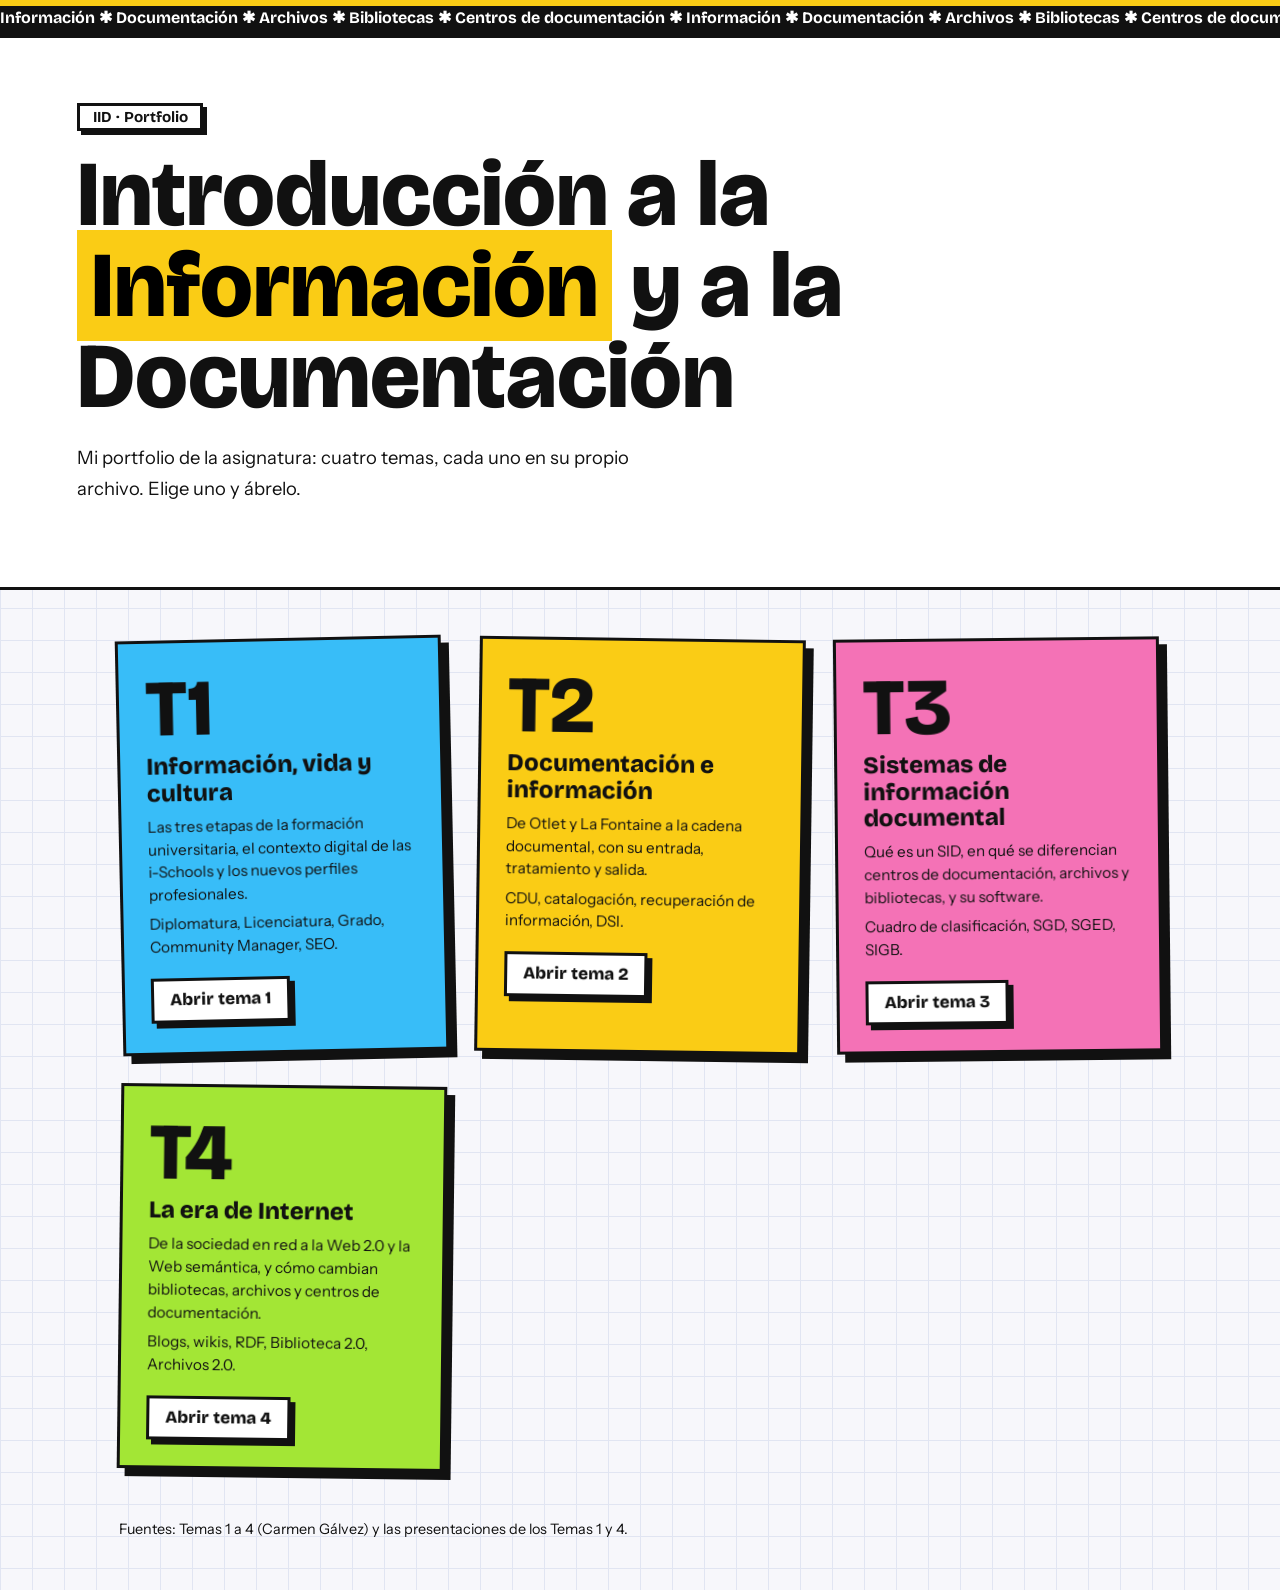
<file: index.html>
<!doctype html><html lang="es"><head><meta charset="utf-8"><meta name="viewport" content="width=device-width,initial-scale=1"><link rel="preconnect" href="https://fonts.googleapis.com"><link href="https://fonts.googleapis.com/css2?family=Bricolage+Grotesque:wght@700;800&family=Instrument+Sans:wght@400;500;600&display=swap" rel="stylesheet"><style>
:root{--ink:#111;--c:#38BDF8;--soft:color-mix(in srgb,var(--c) 22%,#fff)}
*{box-sizing:border-box}
html{scroll-behavior:smooth;scroll-padding-top:1rem}
body{margin:0;color:var(--ink);font:17px/1.7 "Instrument Sans",system-ui,sans-serif;background-color:#F7F7FB;background-image:linear-gradient(#e1e5f2 1px,transparent 1px),linear-gradient(90deg,#e1e5f2 1px,transparent 1px);background-size:32px 32px}
h1,h2,h3,.sticker,.btn,.indice a,.cab{font-family:"Bricolage Grotesque","Arial Black",system-ui,sans-serif}
a{color:inherit}
:focus-visible{outline:4px solid var(--ink);outline-offset:3px}
.cab{display:flex;justify-content:space-between;padding:.8rem clamp(1rem,4vw,3rem);background:#fff;border-bottom:3px solid var(--ink);font-weight:700}
.cab a{text-decoration:none}.cab a:hover{background:var(--c)}
.marquee{overflow:hidden;background:var(--ink);color:#fff;border-bottom:3px solid var(--ink);white-space:nowrap}
.marquee div{display:inline-block;padding:.5rem 0;font:700 1rem "Bricolage Grotesque",sans-serif;animation:corre 28s linear infinite}
.marquee:hover div{animation-play-state:paused}
.portada{background:var(--c);border-bottom:3px solid var(--ink);padding:3.5rem clamp(1rem,6vw,5rem) 4rem;position:relative;overflow:hidden}
.portada h1{font-size:clamp(2.4rem,8vw,5.5rem);line-height:.98;font-weight:800;margin:0;max-width:14ch;animation:pop .6s cubic-bezier(.2,1.4,.4,1) both}
.sticker{position:absolute;right:clamp(1rem,6vw,5rem);top:2rem;width:7.5rem;height:7.5rem;border-radius:50%;background:#fff;border:3px solid var(--ink);box-shadow:6px 6px 0 var(--ink);display:grid;place-items:center;font-size:2.6rem;font-weight:800;animation:wiggle 3s ease-in-out infinite}
.tag{display:inline-block;background:#fff;border:3px solid var(--ink);box-shadow:4px 4px 0 var(--ink);padding:.1rem .8rem;font:700 .95rem "Bricolage Grotesque",sans-serif;margin-bottom:1.2rem}
main{max-width:860px;margin:0 auto;padding:2.5rem 1.2rem 1rem}
.indice{margin-bottom:3.5rem}
.indice h2{margin-top:0}
.indice nav{display:grid;grid-template-columns:repeat(auto-fit,minmax(230px,1fr));gap:1rem}
.indice a{display:flex;justify-content:space-between;gap:1rem;background:#fff;border:3px solid var(--ink);padding:.75rem 1rem;font-weight:700;text-decoration:none;box-shadow:5px 5px 0 var(--ink);transition:transform .15s,box-shadow .15s,background .15s}
.indice a:hover{background:var(--c);transform:translate(-3px,-3px);box-shadow:8px 8px 0 var(--ink)}
.indice a:active{transform:translate(4px,4px);box-shadow:1px 1px 0 var(--ink)}
.indice a span{display:inline-block;transition:transform .2s}.indice a:hover span{transform:translateY(4px)}
article section{margin-bottom:3.5rem;scroll-margin-top:1rem}
h2{font-size:clamp(1.6rem,4vw,2.2rem);line-height:1.1;font-weight:800;margin:0 0 1.2rem}
h2 b,h2{background:linear-gradient(transparent 60%,var(--c) 60%);display:inline;padding:0 .2em;margin-left:-.2em;-webkit-box-decoration-break:clone;box-decoration-break:clone}
article h2{display:inline}article h2+*{margin-top:1.2rem}
section>h2{display:inline-block}
h3{font-size:1.15rem;font-weight:800;margin:1.6rem 0 .4rem}
.nota{background:var(--soft);border:3px solid var(--ink);box-shadow:6px 6px 0 var(--ink);padding:1rem 1.3rem;margin:1.5rem 0 1.5rem}
.etapas{list-style:none;padding:0;margin:1.5rem 0;display:grid;gap:1rem}
.etapas li{background:#fff;border:3px solid var(--ink);box-shadow:6px 6px 0 var(--ink);padding:.9rem 1.2rem .9rem 3.2rem;position:relative;transition:transform .15s}
.etapas li:hover{transform:translate(-3px,-3px) rotate(-.4deg)}
.etapas li::before{content:"✱";position:absolute;left:.8rem;top:.6rem;font-size:1.6rem;color:var(--ink);background:var(--c);width:1.8rem;height:1.8rem;line-height:1.8rem;text-align:center;border:2px solid var(--ink);animation:gira 6s linear infinite}
.etapas b{font-family:"Bricolage Grotesque",sans-serif}
.chips{display:flex;flex-wrap:wrap;gap:.6rem;padding:0;list-style:none}
.chips li{background:#fff;border:2px solid var(--ink);padding:.1rem .8rem;font-weight:600;font-size:.92rem;box-shadow:3px 3px 0 var(--ink);transition:transform .15s,background .15s}
.chips li:hover{background:var(--c);transform:translate(-2px,-2px) rotate(-2deg)}
.tabla{overflow-x:auto;border:3px solid var(--ink);box-shadow:6px 6px 0 var(--ink);background:#fff;margin:1.2rem 0}
table{border-collapse:collapse;width:100%;font-size:.93rem;line-height:1.5}
th,td{padding:.65rem .85rem;text-align:left;vertical-align:top;border:2px solid var(--ink)}
th{background:var(--c);font-family:"Bricolage Grotesque",sans-serif;font-weight:800}
tr:hover td{background:var(--soft)}
.flow{display:grid;grid-template-columns:repeat(3,1fr);gap:2.6rem;margin:1.6rem 0}
.flow>div{background:#fff;border:3px solid var(--ink);box-shadow:6px 6px 0 var(--ink);padding:.9rem 1rem;position:relative;font-size:.92rem;line-height:1.5}
.flow>div:not(:last-child)::after{content:"➜";position:absolute;right:-2.1rem;top:50%;font-size:1.6rem;font-weight:800;animation:empuja 1s ease-in-out infinite}
.flow h3{margin:-.9rem -1rem .6rem;padding:.4rem 1rem;background:var(--c);border-bottom:3px solid var(--ink)}
.flow ul{margin:0;padding-left:1.1rem}
.arbol div{background:#fff;border:3px solid var(--ink);box-shadow:4px 4px 0 var(--ink);padding:.4rem 1rem;margin:.7rem 0;font:700 1rem "Bricolage Grotesque",sans-serif;width:fit-content;transition:transform .15s}
.arbol div:hover{background:var(--c);transform:translateX(8px)}
.pie{display:flex;justify-content:space-between;gap:1rem;max-width:860px;margin:0 auto;padding:1rem 1.2rem 5rem}
.btn{background:var(--c);border:3px solid var(--ink);box-shadow:5px 5px 0 var(--ink);padding:.6rem 1.3rem;font-weight:800;text-decoration:none;transition:transform .15s,box-shadow .15s}
.btn:hover{transform:translate(-3px,-3px);box-shadow:8px 8px 0 var(--ink)}
.btn:active{transform:translate(4px,4px);box-shadow:1px 1px 0 var(--ink)}
.subir{position:fixed;right:1rem;bottom:1rem;z-index:20;background:#fff}
.hero{background:#fff;border-bottom:3px solid var(--ink);padding:4rem clamp(1rem,6vw,5rem) 4rem}
.hero h1{font-size:clamp(2.4rem,8vw,5.8rem);line-height:.98;font-weight:800;max-width:14ch;margin:0 0 1.2rem;animation:pop .6s cubic-bezier(.2,1.4,.4,1) both}
.hero p{max-width:50ch;font-size:1.15rem}
.hero mark{background:#FACC15;padding:0 .15em}
.cajon{max-width:1080px;margin:0 auto;padding:3rem 1.2rem;display:grid;grid-template-columns:repeat(auto-fit,minmax(270px,1fr));gap:2rem}
.carpeta{display:block;background:var(--c);border:3px solid var(--ink);box-shadow:8px 8px 0 var(--ink);padding:1.6rem;text-decoration:none;position:relative;min-height:300px;transition:transform .2s,box-shadow .2s;animation:pop .6s cubic-bezier(.2,1.4,.4,1) both}
.carpeta:nth-child(1){transform:rotate(-1.2deg);animation-delay:.2s}.carpeta:nth-child(2){transform:rotate(.8deg);animation-delay:.35s}.carpeta:nth-child(3){transform:rotate(-.6deg);animation-delay:.5s}
.carpeta:nth-child(4){transform:rotate(.7deg);animation-delay:.65s}.carpeta:hover{transform:translate(-6px,-6px) rotate(0);box-shadow:14px 14px 0 var(--ink)}
.carpeta .n{font:800 5rem/1 "Bricolage Grotesque",sans-serif;display:block}
.carpeta h2{background:none;display:block;font-size:1.5rem;margin:.3rem 0 .6rem;padding:0}
.carpeta p{margin:.4rem 0;font-size:.95rem;line-height:1.5}
.carpeta .btn{display:inline-block;background:#fff;margin-top:.8rem;padding:.3rem 1rem}
.fuentes{max-width:1080px;margin:0 auto;padding:0 1.2rem 3rem;font-size:.9rem}
@keyframes corre{to{transform:translateX(-50%)}}
@keyframes pop{from{opacity:0;scale:.85}to{opacity:1;scale:1}}
@keyframes wiggle{50%{rotate:10deg}}
@keyframes gira{to{rotate:360deg}}
@keyframes empuja{50%{transform:translateX(7px)}}
@supports (animation-timeline:view()){
article section{animation:rev linear both;animation-timeline:view();animation-range:entry 0% entry 30%}
@keyframes rev{from{opacity:0;transform:translateY(50px)}to{opacity:1;transform:none}}
.prog{position:fixed;top:0;left:0;right:0;height:8px;background:var(--c);border-bottom:2px solid var(--ink);transform-origin:0 50%;z-index:30;animation:prog linear both;animation-timeline:scroll()}
@keyframes prog{from{transform:scaleX(0)}to{transform:scaleX(1)}}}
@media(max-width:800px){.flow{grid-template-columns:1fr}.flow>div:not(:last-child)::after{content:"⬇";right:50%;top:auto;bottom:-2.3rem}.sticker{width:4.5rem;height:4.5rem;font-size:1.6rem}}
@media(prefers-reduced-motion:reduce){*,*::before,*::after{animation:none!important;transition:none!important}}
</style><title>Portfolio · Introducción a la Información y a la Documentación</title></head><body style="--c:#FACC15"><div class="prog"></div>
<div class="marquee" aria-hidden="true"><div>Información ✱ Documentación ✱ Archivos ✱ Bibliotecas ✱ Centros de documentación ✱ Información ✱ Documentación ✱ Archivos ✱ Bibliotecas ✱ Centros de documentación ✱ Información ✱ Documentación ✱ Archivos ✱ Bibliotecas ✱ Centros de documentación ✱ Información ✱ Documentación ✱ Archivos ✱ Bibliotecas ✱ Centros de documentación ✱ Información ✱ Documentación ✱ Archivos ✱ Bibliotecas ✱ Centros de documentación ✱ Información ✱ Documentación ✱ Archivos ✱ Bibliotecas ✱ Centros de documentación ✱ </div></div>
<header class="hero"><span class="tag">IID · Portfolio</span><h1>Introducción a la <mark>Información</mark> y a la Documentación</h1><p>Mi portfolio de la asignatura: cuatro temas, cada uno en su propio archivo. Elige uno y ábrelo.</p></header>
<main class="cajon" style="max-width:1080px"><a class="carpeta" href="tema1.html" style="--c:#38BDF8"><span class="n">T1</span><h2>Información, vida y cultura</h2><p>Las tres etapas de la formación universitaria, el contexto digital de las i-Schools y los nuevos perfiles profesionales.</p><p>Diplomatura, Licenciatura, Grado, Community Manager, SEO.</p><span class="btn">Abrir tema 1</span></a><a class="carpeta" href="tema2.html" style="--c:#FACC15"><span class="n">T2</span><h2>Documentación e información</h2><p>De Otlet y La Fontaine a la cadena documental, con su entrada, tratamiento y salida.</p><p>CDU, catalogación, recuperación de información, DSI.</p><span class="btn">Abrir tema 2</span></a><a class="carpeta" href="tema3.html" style="--c:#F472B6"><span class="n">T3</span><h2>Sistemas de información documental</h2><p>Qué es un SID, en qué se diferencian centros de documentación, archivos y bibliotecas, y su software.</p><p>Cuadro de clasificación, SGD, SGED, SIGB.</p><span class="btn">Abrir tema 3</span></a><a class="carpeta" href="tema4.html" style="--c:#A3E635"><span class="n">T4</span><h2>La era de Internet</h2><p>De la sociedad en red a la Web 2.0 y la Web semántica, y cómo cambian bibliotecas, archivos y centros de documentación.</p><p>Blogs, wikis, RDF, Biblioteca 2.0, Archivos 2.0.</p><span class="btn">Abrir tema 4</span></a></main>
<footer class="fuentes">Fuentes: Temas 1 a 4 (Carmen Gálvez) y las presentaciones de los Temas 1 y 4.</footer></body></html>
</file>
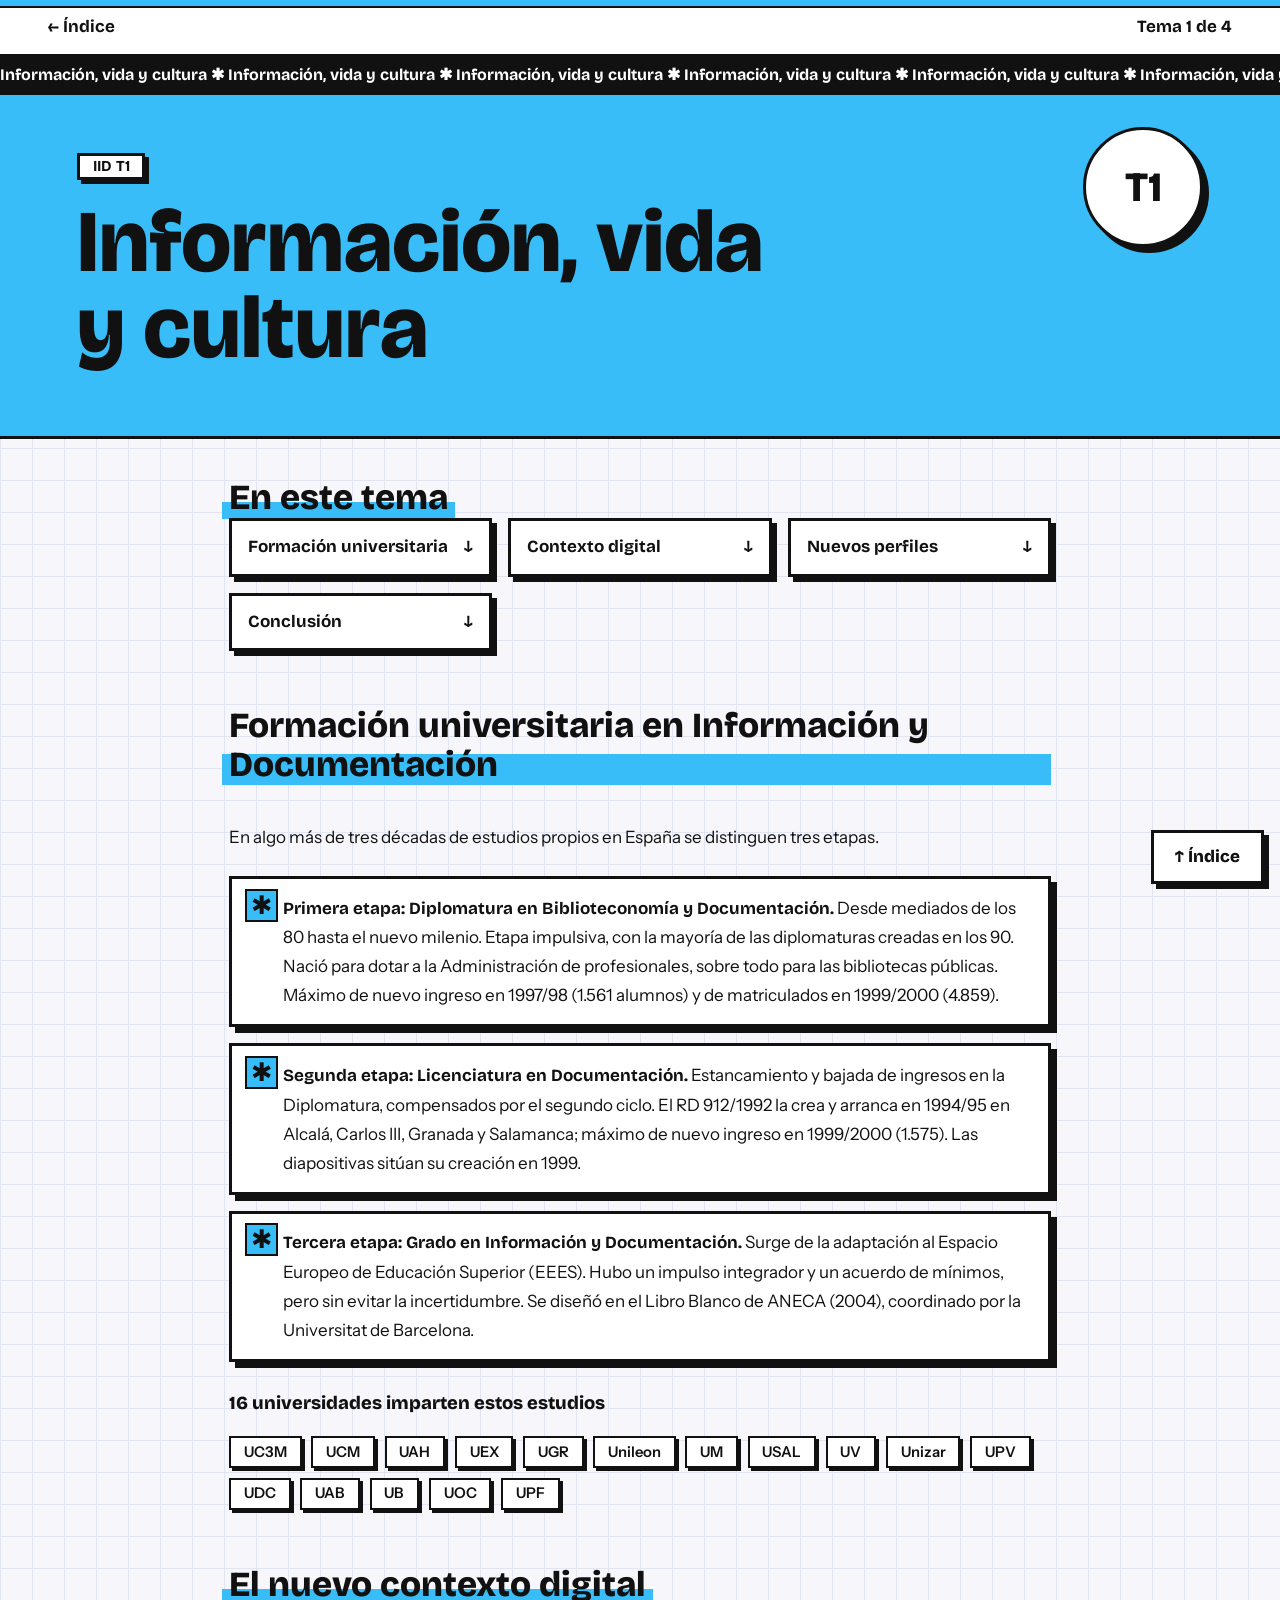
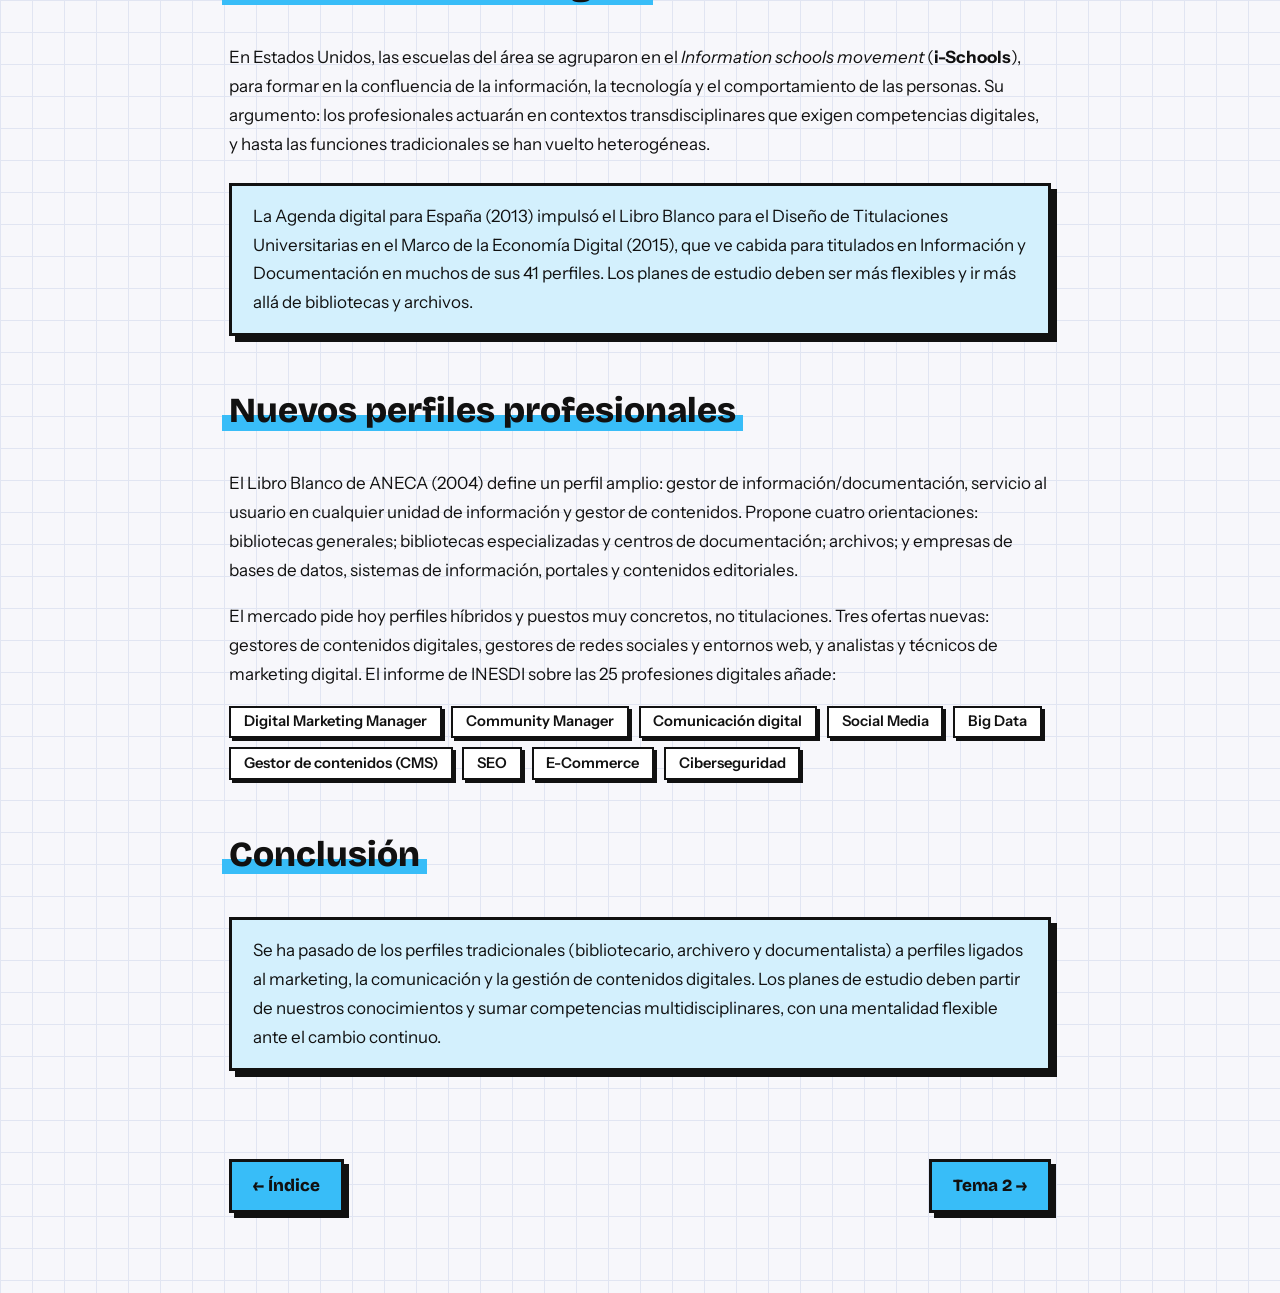
<file: tema1.html>
<!doctype html><html lang="es"><head><meta charset="utf-8"><meta name="viewport" content="width=device-width,initial-scale=1"><link rel="preconnect" href="https://fonts.googleapis.com"><link href="https://fonts.googleapis.com/css2?family=Bricolage+Grotesque:wght@700;800&family=Instrument+Sans:wght@400;500;600&display=swap" rel="stylesheet"><style>
:root{--ink:#111;--c:#38BDF8;--soft:color-mix(in srgb,var(--c) 22%,#fff)}
*{box-sizing:border-box}
html{scroll-behavior:smooth;scroll-padding-top:1rem}
body{margin:0;color:var(--ink);font:17px/1.7 "Instrument Sans",system-ui,sans-serif;background-color:#F7F7FB;background-image:linear-gradient(#e1e5f2 1px,transparent 1px),linear-gradient(90deg,#e1e5f2 1px,transparent 1px);background-size:32px 32px}
h1,h2,h3,.sticker,.btn,.indice a,.cab{font-family:"Bricolage Grotesque","Arial Black",system-ui,sans-serif}
a{color:inherit}
:focus-visible{outline:4px solid var(--ink);outline-offset:3px}
.cab{display:flex;justify-content:space-between;padding:.8rem clamp(1rem,4vw,3rem);background:#fff;border-bottom:3px solid var(--ink);font-weight:700}
.cab a{text-decoration:none}.cab a:hover{background:var(--c)}
.marquee{overflow:hidden;background:var(--ink);color:#fff;border-bottom:3px solid var(--ink);white-space:nowrap}
.marquee div{display:inline-block;padding:.5rem 0;font:700 1rem "Bricolage Grotesque",sans-serif;animation:corre 28s linear infinite}
.marquee:hover div{animation-play-state:paused}
.portada{background:var(--c);border-bottom:3px solid var(--ink);padding:3.5rem clamp(1rem,6vw,5rem) 4rem;position:relative;overflow:hidden}
.portada h1{font-size:clamp(2.4rem,8vw,5.5rem);line-height:.98;font-weight:800;margin:0;max-width:14ch;animation:pop .6s cubic-bezier(.2,1.4,.4,1) both}
.sticker{position:absolute;right:clamp(1rem,6vw,5rem);top:2rem;width:7.5rem;height:7.5rem;border-radius:50%;background:#fff;border:3px solid var(--ink);box-shadow:6px 6px 0 var(--ink);display:grid;place-items:center;font-size:2.6rem;font-weight:800;animation:wiggle 3s ease-in-out infinite}
.tag{display:inline-block;background:#fff;border:3px solid var(--ink);box-shadow:4px 4px 0 var(--ink);padding:.1rem .8rem;font:700 .95rem "Bricolage Grotesque",sans-serif;margin-bottom:1.2rem}
main{max-width:860px;margin:0 auto;padding:2.5rem 1.2rem 1rem}
.indice{margin-bottom:3.5rem}
.indice h2{margin-top:0}
.indice nav{display:grid;grid-template-columns:repeat(auto-fit,minmax(230px,1fr));gap:1rem}
.indice a{display:flex;justify-content:space-between;gap:1rem;background:#fff;border:3px solid var(--ink);padding:.75rem 1rem;font-weight:700;text-decoration:none;box-shadow:5px 5px 0 var(--ink);transition:transform .15s,box-shadow .15s,background .15s}
.indice a:hover{background:var(--c);transform:translate(-3px,-3px);box-shadow:8px 8px 0 var(--ink)}
.indice a:active{transform:translate(4px,4px);box-shadow:1px 1px 0 var(--ink)}
.indice a span{display:inline-block;transition:transform .2s}.indice a:hover span{transform:translateY(4px)}
article section{margin-bottom:3.5rem;scroll-margin-top:1rem}
h2{font-size:clamp(1.6rem,4vw,2.2rem);line-height:1.1;font-weight:800;margin:0 0 1.2rem}
h2 b,h2{background:linear-gradient(transparent 60%,var(--c) 60%);display:inline;padding:0 .2em;margin-left:-.2em;-webkit-box-decoration-break:clone;box-decoration-break:clone}
article h2{display:inline}article h2+*{margin-top:1.2rem}
section>h2{display:inline-block}
h3{font-size:1.15rem;font-weight:800;margin:1.6rem 0 .4rem}
.nota{background:var(--soft);border:3px solid var(--ink);box-shadow:6px 6px 0 var(--ink);padding:1rem 1.3rem;margin:1.5rem 0 1.5rem}
.etapas{list-style:none;padding:0;margin:1.5rem 0;display:grid;gap:1rem}
.etapas li{background:#fff;border:3px solid var(--ink);box-shadow:6px 6px 0 var(--ink);padding:.9rem 1.2rem .9rem 3.2rem;position:relative;transition:transform .15s}
.etapas li:hover{transform:translate(-3px,-3px) rotate(-.4deg)}
.etapas li::before{content:"✱";position:absolute;left:.8rem;top:.6rem;font-size:1.6rem;color:var(--ink);background:var(--c);width:1.8rem;height:1.8rem;line-height:1.8rem;text-align:center;border:2px solid var(--ink);animation:gira 6s linear infinite}
.etapas b{font-family:"Bricolage Grotesque",sans-serif}
.chips{display:flex;flex-wrap:wrap;gap:.6rem;padding:0;list-style:none}
.chips li{background:#fff;border:2px solid var(--ink);padding:.1rem .8rem;font-weight:600;font-size:.92rem;box-shadow:3px 3px 0 var(--ink);transition:transform .15s,background .15s}
.chips li:hover{background:var(--c);transform:translate(-2px,-2px) rotate(-2deg)}
.tabla{overflow-x:auto;border:3px solid var(--ink);box-shadow:6px 6px 0 var(--ink);background:#fff;margin:1.2rem 0}
table{border-collapse:collapse;width:100%;font-size:.93rem;line-height:1.5}
th,td{padding:.65rem .85rem;text-align:left;vertical-align:top;border:2px solid var(--ink)}
th{background:var(--c);font-family:"Bricolage Grotesque",sans-serif;font-weight:800}
tr:hover td{background:var(--soft)}
.flow{display:grid;grid-template-columns:repeat(3,1fr);gap:2.6rem;margin:1.6rem 0}
.flow>div{background:#fff;border:3px solid var(--ink);box-shadow:6px 6px 0 var(--ink);padding:.9rem 1rem;position:relative;font-size:.92rem;line-height:1.5}
.flow>div:not(:last-child)::after{content:"➜";position:absolute;right:-2.1rem;top:50%;font-size:1.6rem;font-weight:800;animation:empuja 1s ease-in-out infinite}
.flow h3{margin:-.9rem -1rem .6rem;padding:.4rem 1rem;background:var(--c);border-bottom:3px solid var(--ink)}
.flow ul{margin:0;padding-left:1.1rem}
.arbol div{background:#fff;border:3px solid var(--ink);box-shadow:4px 4px 0 var(--ink);padding:.4rem 1rem;margin:.7rem 0;font:700 1rem "Bricolage Grotesque",sans-serif;width:fit-content;transition:transform .15s}
.arbol div:hover{background:var(--c);transform:translateX(8px)}
.pie{display:flex;justify-content:space-between;gap:1rem;max-width:860px;margin:0 auto;padding:1rem 1.2rem 5rem}
.btn{background:var(--c);border:3px solid var(--ink);box-shadow:5px 5px 0 var(--ink);padding:.6rem 1.3rem;font-weight:800;text-decoration:none;transition:transform .15s,box-shadow .15s}
.btn:hover{transform:translate(-3px,-3px);box-shadow:8px 8px 0 var(--ink)}
.btn:active{transform:translate(4px,4px);box-shadow:1px 1px 0 var(--ink)}
.subir{position:fixed;right:1rem;bottom:1rem;z-index:20;background:#fff}
.hero{background:#fff;border-bottom:3px solid var(--ink);padding:4rem clamp(1rem,6vw,5rem) 4rem}
.hero h1{font-size:clamp(2.4rem,8vw,5.8rem);line-height:.98;font-weight:800;max-width:14ch;margin:0 0 1.2rem;animation:pop .6s cubic-bezier(.2,1.4,.4,1) both}
.hero p{max-width:50ch;font-size:1.15rem}
.hero mark{background:#FACC15;padding:0 .15em}
.cajon{max-width:1080px;margin:0 auto;padding:3rem 1.2rem;display:grid;grid-template-columns:repeat(auto-fit,minmax(270px,1fr));gap:2rem}
.carpeta{display:block;background:var(--c);border:3px solid var(--ink);box-shadow:8px 8px 0 var(--ink);padding:1.6rem;text-decoration:none;position:relative;min-height:300px;transition:transform .2s,box-shadow .2s;animation:pop .6s cubic-bezier(.2,1.4,.4,1) both}
.carpeta:nth-child(1){transform:rotate(-1.2deg);animation-delay:.2s}.carpeta:nth-child(2){transform:rotate(.8deg);animation-delay:.35s}.carpeta:nth-child(3){transform:rotate(-.6deg);animation-delay:.5s}
.carpeta:hover{transform:translate(-6px,-6px) rotate(0);box-shadow:14px 14px 0 var(--ink)}
.carpeta .n{font:800 5rem/1 "Bricolage Grotesque",sans-serif;display:block}
.carpeta h2{background:none;display:block;font-size:1.5rem;margin:.3rem 0 .6rem;padding:0}
.carpeta p{margin:.4rem 0;font-size:.95rem;line-height:1.5}
.carpeta .btn{display:inline-block;background:#fff;margin-top:.8rem;padding:.3rem 1rem}
.fuentes{max-width:1080px;margin:0 auto;padding:0 1.2rem 3rem;font-size:.9rem}
@keyframes corre{to{transform:translateX(-50%)}}
@keyframes pop{from{opacity:0;scale:.85}to{opacity:1;scale:1}}
@keyframes wiggle{50%{rotate:10deg}}
@keyframes gira{to{rotate:360deg}}
@keyframes empuja{50%{transform:translateX(7px)}}
@supports (animation-timeline:view()){
article section{animation:rev linear both;animation-timeline:view();animation-range:entry 0% entry 30%}
@keyframes rev{from{opacity:0;transform:translateY(50px)}to{opacity:1;transform:none}}
.prog{position:fixed;top:0;left:0;right:0;height:8px;background:var(--c);border-bottom:2px solid var(--ink);transform-origin:0 50%;z-index:30;animation:prog linear both;animation-timeline:scroll()}
@keyframes prog{from{transform:scaleX(0)}to{transform:scaleX(1)}}}
@media(max-width:800px){.flow{grid-template-columns:1fr}.flow>div:not(:last-child)::after{content:"⬇";right:50%;top:auto;bottom:-2.3rem}.sticker{width:4.5rem;height:4.5rem;font-size:1.6rem}}
@media(prefers-reduced-motion:reduce){*,*::before,*::after{animation:none!important;transition:none!important}}
</style><title>Tema 1 · Información, vida y cultura</title></head><body style="--c:#38BDF8"><div class="prog"></div>
<div class="cab"><a href="index.html">← Índice</a><span>Tema 1 de 4</span></div>
<div class="marquee" aria-hidden="true"><div>Información, vida y cultura ✱ Información, vida y cultura ✱ Información, vida y cultura ✱ Información, vida y cultura ✱ Información, vida y cultura ✱ Información, vida y cultura ✱ Información, vida y cultura ✱ Información, vida y cultura ✱ </div></div>
<header class="portada"><span class="tag">IID T1</span><h1>Información, vida y cultura</h1><div class="sticker" aria-hidden="true">T1</div></header>
<main id="top"><div class="indice" id="indice"><h2>En este tema</h2><nav aria-label="Secciones"><a href="#formacion">Formación universitaria<span>↓</span></a><a href="#digital">Contexto digital<span>↓</span></a><a href="#perfiles">Nuevos perfiles<span>↓</span></a><a href="#conclusion">Conclusión<span>↓</span></a></nav></div><article>
<section id="formacion"><h2>Formación universitaria en Información y Documentación</h2>
<p>En algo más de tres décadas de estudios propios en España se distinguen tres etapas.</p>
<ol class="etapas">
<li><b>Primera etapa: Diplomatura en Biblioteconomía y Documentación.</b> Desde mediados de los 80 hasta el nuevo milenio. Etapa impulsiva, con la mayoría de las diplomaturas creadas en los 90. Nació para dotar a la Administración de profesionales, sobre todo para las bibliotecas públicas. Máximo de nuevo ingreso en 1997/98 (1.561 alumnos) y de matriculados en 1999/2000 (4.859).</li>
<li><b>Segunda etapa: Licenciatura en Documentación.</b> Estancamiento y bajada de ingresos en la Diplomatura, compensados por el segundo ciclo. El RD 912/1992 la crea y arranca en 1994/95 en Alcalá, Carlos III, Granada y Salamanca; máximo de nuevo ingreso en 1999/2000 (1.575). Las diapositivas sitúan su creación en 1999.</li>
<li><b>Tercera etapa: Grado en Información y Documentación.</b> Surge de la adaptación al Espacio Europeo de Educación Superior (EEES). Hubo un impulso integrador y un acuerdo de mínimos, pero sin evitar la incertidumbre. Se diseñó en el Libro Blanco de ANECA (2004), coordinado por la Universitat de Barcelona.</li></ol>
<h3>16 universidades imparten estos estudios</h3>
<ul class="chips"><li>UC3M</li><li>UCM</li><li>UAH</li><li>UEX</li><li>UGR</li><li>Unileon</li><li>UM</li><li>USAL</li><li>UV</li><li>Unizar</li><li>UPV</li><li>UDC</li><li>UAB</li><li>UB</li><li>UOC</li><li>UPF</li></ul></section>
<section id="digital"><h2>El nuevo contexto digital</h2>
<p>En Estados Unidos, las escuelas del área se agruparon en el <i>Information schools movement</i> (<b>i-Schools</b>), para formar en la confluencia de la información, la tecnología y el comportamiento de las personas. Su argumento: los profesionales actuarán en contextos transdisciplinares que exigen competencias digitales, y hasta las funciones tradicionales se han vuelto heterogéneas.</p>
<div class="nota">La Agenda digital para España (2013) impulsó el Libro Blanco para el Diseño de Titulaciones Universitarias en el Marco de la Economía Digital (2015), que ve cabida para titulados en Información y Documentación en muchos de sus 41 perfiles. Los planes de estudio deben ser más flexibles y ir más allá de bibliotecas y archivos.</div></section>
<section id="perfiles"><h2>Nuevos perfiles profesionales</h2>
<p>El Libro Blanco de ANECA (2004) define un perfil amplio: gestor de información/documentación, servicio al usuario en cualquier unidad de información y gestor de contenidos. Propone cuatro orientaciones: bibliotecas generales; bibliotecas especializadas y centros de documentación; archivos; y empresas de bases de datos, sistemas de información, portales y contenidos editoriales.</p>
<p>El mercado pide hoy perfiles híbridos y puestos muy concretos, no titulaciones. Tres ofertas nuevas: gestores de contenidos digitales, gestores de redes sociales y entornos web, y analistas y técnicos de marketing digital. El informe de INESDI sobre las 25 profesiones digitales añade:</p>
<ul class="chips"><li>Digital Marketing Manager</li><li>Community Manager</li><li>Comunicación digital</li><li>Social Media</li><li>Big Data</li><li>Gestor de contenidos (CMS)</li><li>SEO</li><li>E-Commerce</li><li>Ciberseguridad</li></ul></section>
<section id="conclusion"><h2>Conclusión</h2>
<div class="nota">Se ha pasado de los perfiles tradicionales (bibliotecario, archivero y documentalista) a perfiles ligados al marketing, la comunicación y la gestión de contenidos digitales. Los planes de estudio deben partir de nuestros conocimientos y sumar competencias multidisciplinares, con una mentalidad flexible ante el cambio continuo.</div></section>
</article></main>
<div class="pie"><a class="btn" href="index.html">← Índice</a><a class="btn" href="tema2.html">Tema 2 →</a></div>
<a class="btn subir" href="#indice">↑ Índice</a></body></html>
</file>
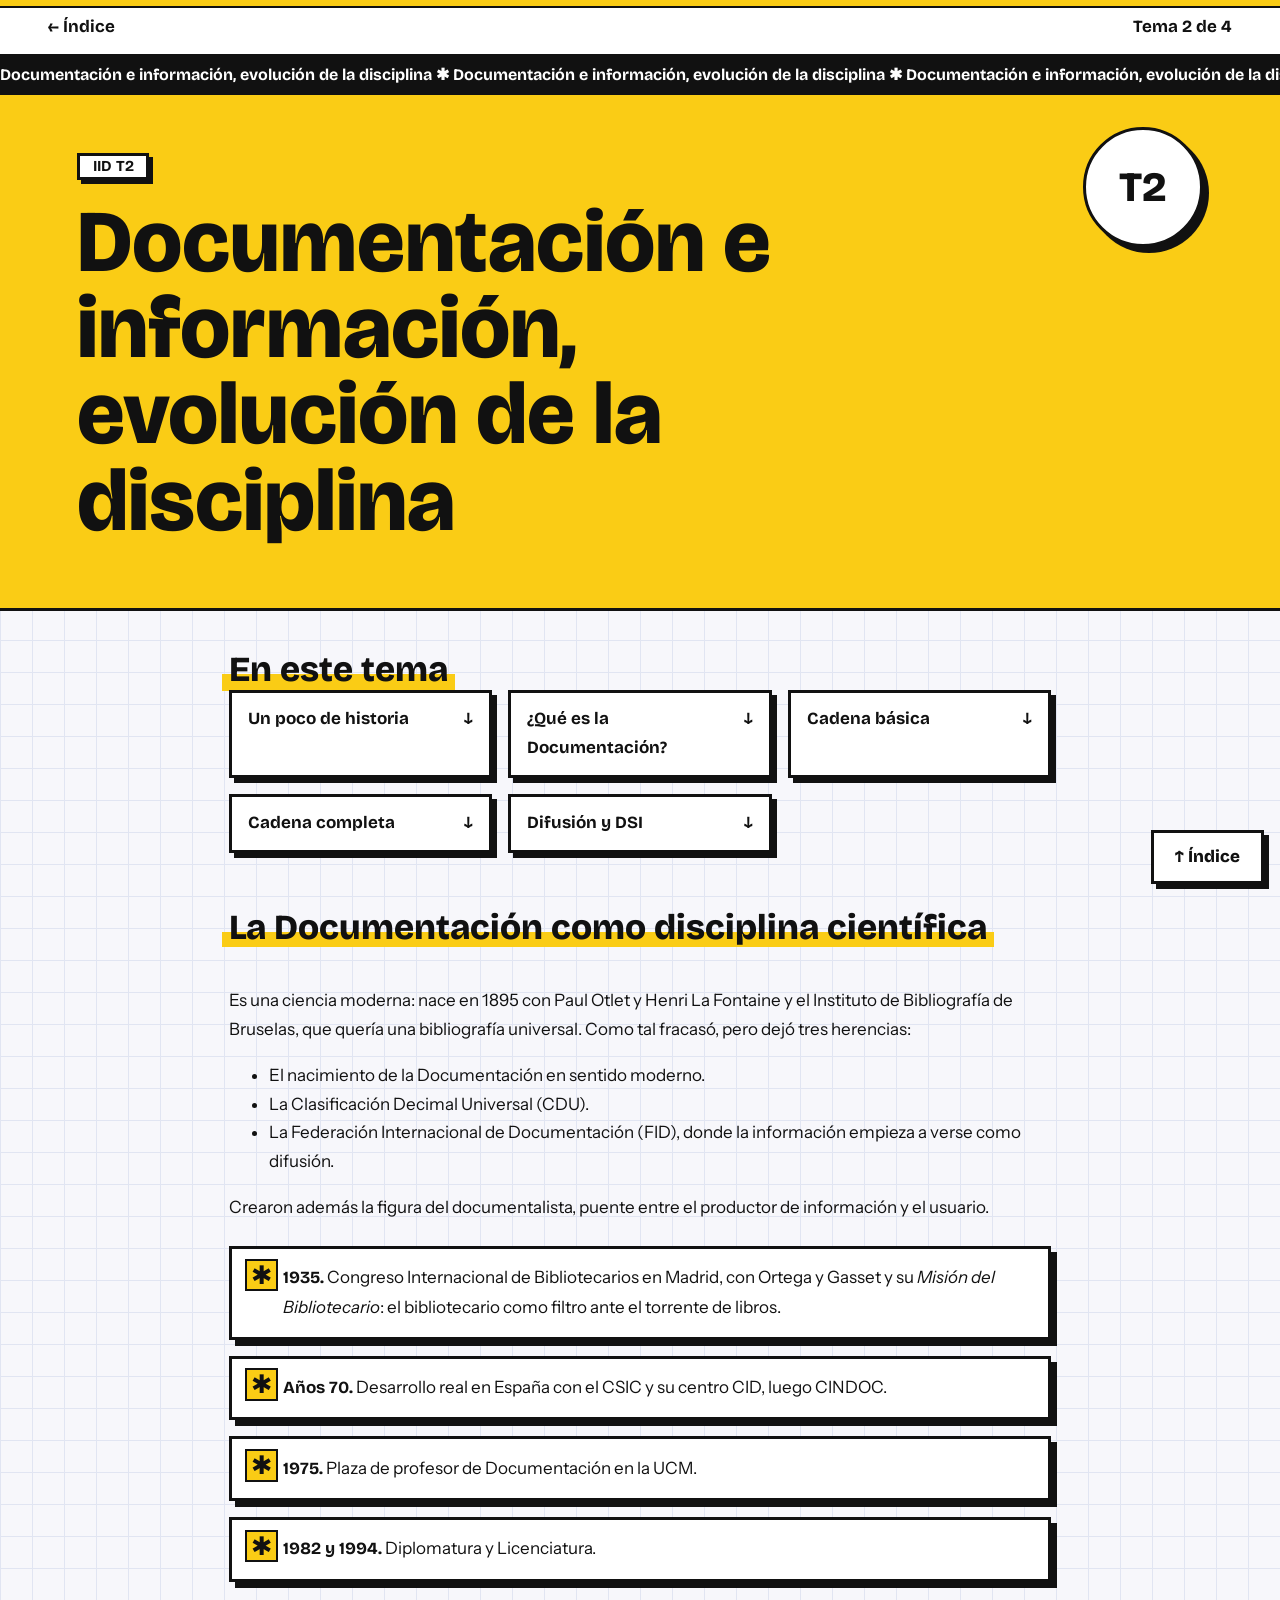
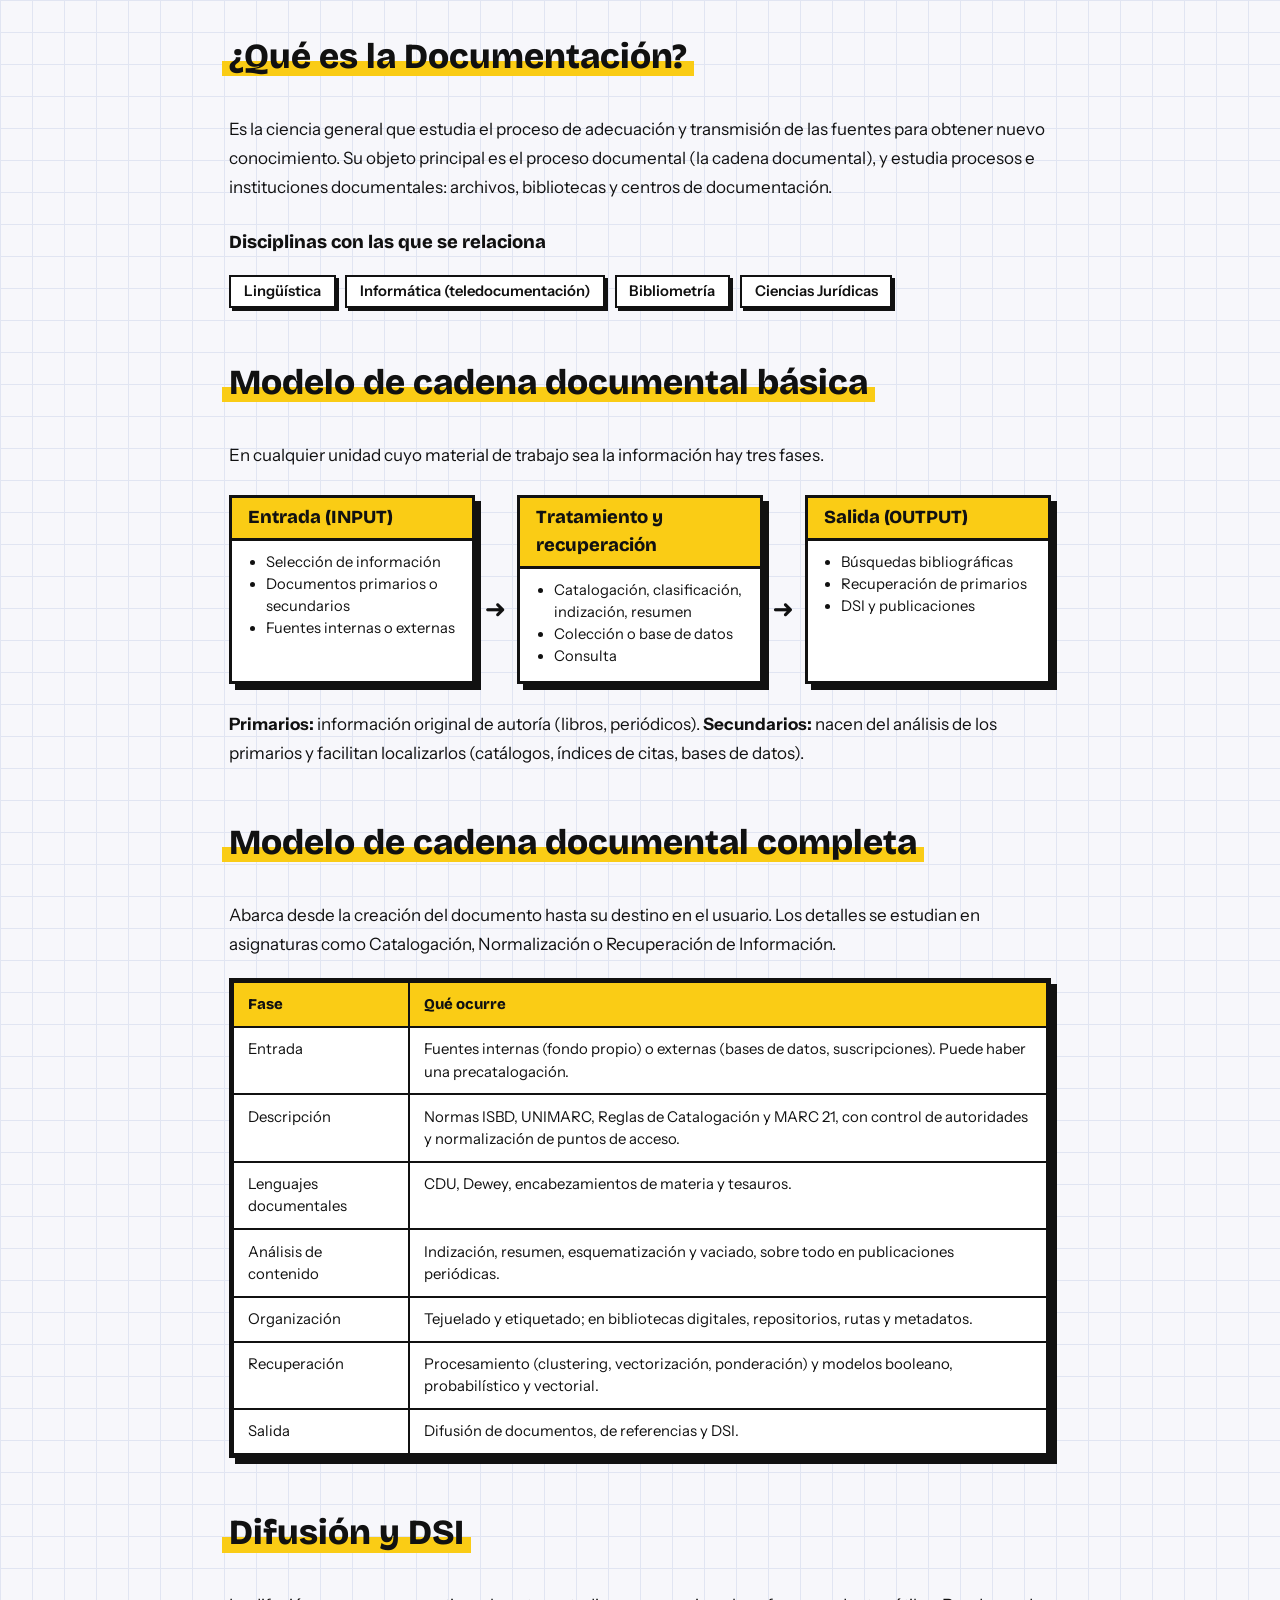
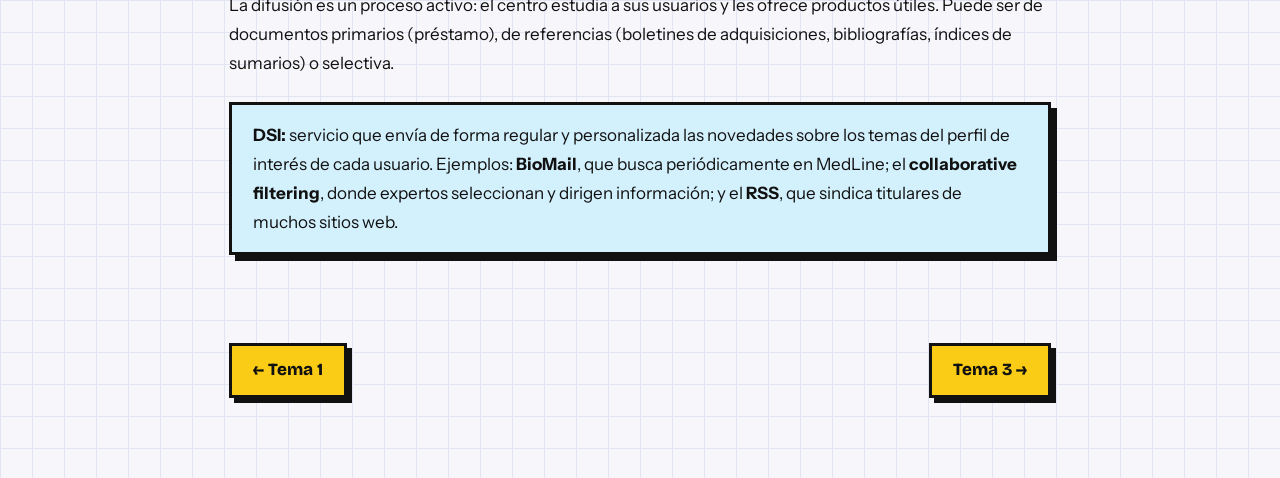
<file: tema2.html>
<!doctype html><html lang="es"><head><meta charset="utf-8"><meta name="viewport" content="width=device-width,initial-scale=1"><link rel="preconnect" href="https://fonts.googleapis.com"><link href="https://fonts.googleapis.com/css2?family=Bricolage+Grotesque:wght@700;800&family=Instrument+Sans:wght@400;500;600&display=swap" rel="stylesheet"><style>
:root{--ink:#111;--c:#38BDF8;--soft:color-mix(in srgb,var(--c) 22%,#fff)}
*{box-sizing:border-box}
html{scroll-behavior:smooth;scroll-padding-top:1rem}
body{margin:0;color:var(--ink);font:17px/1.7 "Instrument Sans",system-ui,sans-serif;background-color:#F7F7FB;background-image:linear-gradient(#e1e5f2 1px,transparent 1px),linear-gradient(90deg,#e1e5f2 1px,transparent 1px);background-size:32px 32px}
h1,h2,h3,.sticker,.btn,.indice a,.cab{font-family:"Bricolage Grotesque","Arial Black",system-ui,sans-serif}
a{color:inherit}
:focus-visible{outline:4px solid var(--ink);outline-offset:3px}
.cab{display:flex;justify-content:space-between;padding:.8rem clamp(1rem,4vw,3rem);background:#fff;border-bottom:3px solid var(--ink);font-weight:700}
.cab a{text-decoration:none}.cab a:hover{background:var(--c)}
.marquee{overflow:hidden;background:var(--ink);color:#fff;border-bottom:3px solid var(--ink);white-space:nowrap}
.marquee div{display:inline-block;padding:.5rem 0;font:700 1rem "Bricolage Grotesque",sans-serif;animation:corre 28s linear infinite}
.marquee:hover div{animation-play-state:paused}
.portada{background:var(--c);border-bottom:3px solid var(--ink);padding:3.5rem clamp(1rem,6vw,5rem) 4rem;position:relative;overflow:hidden}
.portada h1{font-size:clamp(2.4rem,8vw,5.5rem);line-height:.98;font-weight:800;margin:0;max-width:14ch;animation:pop .6s cubic-bezier(.2,1.4,.4,1) both}
.sticker{position:absolute;right:clamp(1rem,6vw,5rem);top:2rem;width:7.5rem;height:7.5rem;border-radius:50%;background:#fff;border:3px solid var(--ink);box-shadow:6px 6px 0 var(--ink);display:grid;place-items:center;font-size:2.6rem;font-weight:800;animation:wiggle 3s ease-in-out infinite}
.tag{display:inline-block;background:#fff;border:3px solid var(--ink);box-shadow:4px 4px 0 var(--ink);padding:.1rem .8rem;font:700 .95rem "Bricolage Grotesque",sans-serif;margin-bottom:1.2rem}
main{max-width:860px;margin:0 auto;padding:2.5rem 1.2rem 1rem}
.indice{margin-bottom:3.5rem}
.indice h2{margin-top:0}
.indice nav{display:grid;grid-template-columns:repeat(auto-fit,minmax(230px,1fr));gap:1rem}
.indice a{display:flex;justify-content:space-between;gap:1rem;background:#fff;border:3px solid var(--ink);padding:.75rem 1rem;font-weight:700;text-decoration:none;box-shadow:5px 5px 0 var(--ink);transition:transform .15s,box-shadow .15s,background .15s}
.indice a:hover{background:var(--c);transform:translate(-3px,-3px);box-shadow:8px 8px 0 var(--ink)}
.indice a:active{transform:translate(4px,4px);box-shadow:1px 1px 0 var(--ink)}
.indice a span{display:inline-block;transition:transform .2s}.indice a:hover span{transform:translateY(4px)}
article section{margin-bottom:3.5rem;scroll-margin-top:1rem}
h2{font-size:clamp(1.6rem,4vw,2.2rem);line-height:1.1;font-weight:800;margin:0 0 1.2rem}
h2 b,h2{background:linear-gradient(transparent 60%,var(--c) 60%);display:inline;padding:0 .2em;margin-left:-.2em;-webkit-box-decoration-break:clone;box-decoration-break:clone}
article h2{display:inline}article h2+*{margin-top:1.2rem}
section>h2{display:inline-block}
h3{font-size:1.15rem;font-weight:800;margin:1.6rem 0 .4rem}
.nota{background:var(--soft);border:3px solid var(--ink);box-shadow:6px 6px 0 var(--ink);padding:1rem 1.3rem;margin:1.5rem 0 1.5rem}
.etapas{list-style:none;padding:0;margin:1.5rem 0;display:grid;gap:1rem}
.etapas li{background:#fff;border:3px solid var(--ink);box-shadow:6px 6px 0 var(--ink);padding:.9rem 1.2rem .9rem 3.2rem;position:relative;transition:transform .15s}
.etapas li:hover{transform:translate(-3px,-3px) rotate(-.4deg)}
.etapas li::before{content:"✱";position:absolute;left:.8rem;top:.6rem;font-size:1.6rem;color:var(--ink);background:var(--c);width:1.8rem;height:1.8rem;line-height:1.8rem;text-align:center;border:2px solid var(--ink);animation:gira 6s linear infinite}
.etapas b{font-family:"Bricolage Grotesque",sans-serif}
.chips{display:flex;flex-wrap:wrap;gap:.6rem;padding:0;list-style:none}
.chips li{background:#fff;border:2px solid var(--ink);padding:.1rem .8rem;font-weight:600;font-size:.92rem;box-shadow:3px 3px 0 var(--ink);transition:transform .15s,background .15s}
.chips li:hover{background:var(--c);transform:translate(-2px,-2px) rotate(-2deg)}
.tabla{overflow-x:auto;border:3px solid var(--ink);box-shadow:6px 6px 0 var(--ink);background:#fff;margin:1.2rem 0}
table{border-collapse:collapse;width:100%;font-size:.93rem;line-height:1.5}
th,td{padding:.65rem .85rem;text-align:left;vertical-align:top;border:2px solid var(--ink)}
th{background:var(--c);font-family:"Bricolage Grotesque",sans-serif;font-weight:800}
tr:hover td{background:var(--soft)}
.flow{display:grid;grid-template-columns:repeat(3,1fr);gap:2.6rem;margin:1.6rem 0}
.flow>div{background:#fff;border:3px solid var(--ink);box-shadow:6px 6px 0 var(--ink);padding:.9rem 1rem;position:relative;font-size:.92rem;line-height:1.5}
.flow>div:not(:last-child)::after{content:"➜";position:absolute;right:-2.1rem;top:50%;font-size:1.6rem;font-weight:800;animation:empuja 1s ease-in-out infinite}
.flow h3{margin:-.9rem -1rem .6rem;padding:.4rem 1rem;background:var(--c);border-bottom:3px solid var(--ink)}
.flow ul{margin:0;padding-left:1.1rem}
.arbol div{background:#fff;border:3px solid var(--ink);box-shadow:4px 4px 0 var(--ink);padding:.4rem 1rem;margin:.7rem 0;font:700 1rem "Bricolage Grotesque",sans-serif;width:fit-content;transition:transform .15s}
.arbol div:hover{background:var(--c);transform:translateX(8px)}
.pie{display:flex;justify-content:space-between;gap:1rem;max-width:860px;margin:0 auto;padding:1rem 1.2rem 5rem}
.btn{background:var(--c);border:3px solid var(--ink);box-shadow:5px 5px 0 var(--ink);padding:.6rem 1.3rem;font-weight:800;text-decoration:none;transition:transform .15s,box-shadow .15s}
.btn:hover{transform:translate(-3px,-3px);box-shadow:8px 8px 0 var(--ink)}
.btn:active{transform:translate(4px,4px);box-shadow:1px 1px 0 var(--ink)}
.subir{position:fixed;right:1rem;bottom:1rem;z-index:20;background:#fff}
.hero{background:#fff;border-bottom:3px solid var(--ink);padding:4rem clamp(1rem,6vw,5rem) 4rem}
.hero h1{font-size:clamp(2.4rem,8vw,5.8rem);line-height:.98;font-weight:800;max-width:14ch;margin:0 0 1.2rem;animation:pop .6s cubic-bezier(.2,1.4,.4,1) both}
.hero p{max-width:50ch;font-size:1.15rem}
.hero mark{background:#FACC15;padding:0 .15em}
.cajon{max-width:1080px;margin:0 auto;padding:3rem 1.2rem;display:grid;grid-template-columns:repeat(auto-fit,minmax(270px,1fr));gap:2rem}
.carpeta{display:block;background:var(--c);border:3px solid var(--ink);box-shadow:8px 8px 0 var(--ink);padding:1.6rem;text-decoration:none;position:relative;min-height:300px;transition:transform .2s,box-shadow .2s;animation:pop .6s cubic-bezier(.2,1.4,.4,1) both}
.carpeta:nth-child(1){transform:rotate(-1.2deg);animation-delay:.2s}.carpeta:nth-child(2){transform:rotate(.8deg);animation-delay:.35s}.carpeta:nth-child(3){transform:rotate(-.6deg);animation-delay:.5s}
.carpeta:hover{transform:translate(-6px,-6px) rotate(0);box-shadow:14px 14px 0 var(--ink)}
.carpeta .n{font:800 5rem/1 "Bricolage Grotesque",sans-serif;display:block}
.carpeta h2{background:none;display:block;font-size:1.5rem;margin:.3rem 0 .6rem;padding:0}
.carpeta p{margin:.4rem 0;font-size:.95rem;line-height:1.5}
.carpeta .btn{display:inline-block;background:#fff;margin-top:.8rem;padding:.3rem 1rem}
.fuentes{max-width:1080px;margin:0 auto;padding:0 1.2rem 3rem;font-size:.9rem}
@keyframes corre{to{transform:translateX(-50%)}}
@keyframes pop{from{opacity:0;scale:.85}to{opacity:1;scale:1}}
@keyframes wiggle{50%{rotate:10deg}}
@keyframes gira{to{rotate:360deg}}
@keyframes empuja{50%{transform:translateX(7px)}}
@supports (animation-timeline:view()){
article section{animation:rev linear both;animation-timeline:view();animation-range:entry 0% entry 30%}
@keyframes rev{from{opacity:0;transform:translateY(50px)}to{opacity:1;transform:none}}
.prog{position:fixed;top:0;left:0;right:0;height:8px;background:var(--c);border-bottom:2px solid var(--ink);transform-origin:0 50%;z-index:30;animation:prog linear both;animation-timeline:scroll()}
@keyframes prog{from{transform:scaleX(0)}to{transform:scaleX(1)}}}
@media(max-width:800px){.flow{grid-template-columns:1fr}.flow>div:not(:last-child)::after{content:"⬇";right:50%;top:auto;bottom:-2.3rem}.sticker{width:4.5rem;height:4.5rem;font-size:1.6rem}}
@media(prefers-reduced-motion:reduce){*,*::before,*::after{animation:none!important;transition:none!important}}
</style><title>Tema 2 · Documentación e información, evolución de la disciplina</title></head><body style="--c:#FACC15"><div class="prog"></div>
<div class="cab"><a href="index.html">← Índice</a><span>Tema 2 de 4</span></div>
<div class="marquee" aria-hidden="true"><div>Documentación e información, evolución de la disciplina ✱ Documentación e información, evolución de la disciplina ✱ Documentación e información, evolución de la disciplina ✱ Documentación e información, evolución de la disciplina ✱ Documentación e información, evolución de la disciplina ✱ Documentación e información, evolución de la disciplina ✱ Documentación e información, evolución de la disciplina ✱ Documentación e información, evolución de la disciplina ✱ </div></div>
<header class="portada"><span class="tag">IID T2</span><h1>Documentación e información, evolución de la disciplina</h1><div class="sticker" aria-hidden="true">T2</div></header>
<main id="top"><div class="indice" id="indice"><h2>En este tema</h2><nav aria-label="Secciones"><a href="#historia">Un poco de historia<span>↓</span></a><a href="#que-es">¿Qué es la Documentación?<span>↓</span></a><a href="#basica">Cadena básica<span>↓</span></a><a href="#completa">Cadena completa<span>↓</span></a><a href="#dsi">Difusión y DSI<span>↓</span></a></nav></div><article>
<section id="historia"><h2>La Documentación como disciplina científica</h2>
<p>Es una ciencia moderna: nace en 1895 con Paul Otlet y Henri La Fontaine y el Instituto de Bibliografía de Bruselas, que quería una bibliografía universal. Como tal fracasó, pero dejó tres herencias:</p>
<ul><li>El nacimiento de la Documentación en sentido moderno.</li><li>La Clasificación Decimal Universal (CDU).</li><li>La Federación Internacional de Documentación (FID), donde la información empieza a verse como difusión.</li></ul>
<p>Crearon además la figura del documentalista, puente entre el productor de información y el usuario.</p>
<ol class="etapas"><li><b>1935.</b> Congreso Internacional de Bibliotecarios en Madrid, con Ortega y Gasset y su <i>Misión del Bibliotecario</i>: el bibliotecario como filtro ante el torrente de libros.</li><li><b>Años 70.</b> Desarrollo real en España con el CSIC y su centro CID, luego CINDOC.</li><li><b>1975.</b> Plaza de profesor de Documentación en la UCM.</li><li><b>1982 y 1994.</b> Diplomatura y Licenciatura.</li></ol></section>
<section id="que-es"><h2>¿Qué es la Documentación?</h2>
<p>Es la ciencia general que estudia el proceso de adecuación y transmisión de las fuentes para obtener nuevo conocimiento. Su objeto principal es el proceso documental (la cadena documental), y estudia procesos e instituciones documentales: archivos, bibliotecas y centros de documentación.</p>
<h3>Disciplinas con las que se relaciona</h3>
<ul class="chips"><li>Lingüística</li><li>Informática (teledocumentación)</li><li>Bibliometría</li><li>Ciencias Jurídicas</li></ul></section>
<section id="basica"><h2>Modelo de cadena documental básica</h2>
<p>En cualquier unidad cuyo material de trabajo sea la información hay tres fases.</p>
<div class="flow"><div><h3>Entrada (INPUT)</h3><ul><li>Selección de información</li><li>Documentos primarios o secundarios</li><li>Fuentes internas o externas</li></ul></div><div><h3>Tratamiento y recuperación</h3><ul><li>Catalogación, clasificación, indización, resumen</li><li>Colección o base de datos</li><li>Consulta</li></ul></div><div><h3>Salida (OUTPUT)</h3><ul><li>Búsquedas bibliográficas</li><li>Recuperación de primarios</li><li>DSI y publicaciones</li></ul></div></div>
<p><b>Primarios:</b> información original de autoría (libros, periódicos). <b>Secundarios:</b> nacen del análisis de los primarios y facilitan localizarlos (catálogos, índices de citas, bases de datos).</p></section>
<section id="completa"><h2>Modelo de cadena documental completa</h2>
<p>Abarca desde la creación del documento hasta su destino en el usuario. Los detalles se estudian en asignaturas como Catalogación, Normalización o Recuperación de Información.</p>
<div class="tabla"><table><tr><th>Fase</th><th>Qué ocurre</th></tr>
<tr><td>Entrada</td><td>Fuentes internas (fondo propio) o externas (bases de datos, suscripciones). Puede haber una precatalogación.</td></tr>
<tr><td>Descripción</td><td>Normas ISBD, UNIMARC, Reglas de Catalogación y MARC 21, con control de autoridades y normalización de puntos de acceso.</td></tr>
<tr><td>Lenguajes documentales</td><td>CDU, Dewey, encabezamientos de materia y tesauros.</td></tr>
<tr><td>Análisis de contenido</td><td>Indización, resumen, esquematización y vaciado, sobre todo en publicaciones periódicas.</td></tr>
<tr><td>Organización</td><td>Tejuelado y etiquetado; en bibliotecas digitales, repositorios, rutas y metadatos.</td></tr>
<tr><td>Recuperación</td><td>Procesamiento (clustering, vectorización, ponderación) y modelos booleano, probabilístico y vectorial.</td></tr>
<tr><td>Salida</td><td>Difusión de documentos, de referencias y DSI.</td></tr></table></div></section>
<section id="dsi"><h2>Difusión y DSI</h2>
<p>La difusión es un proceso activo: el centro estudia a sus usuarios y les ofrece productos útiles. Puede ser de documentos primarios (préstamo), de referencias (boletines de adquisiciones, bibliografías, índices de sumarios) o selectiva.</p>
<div class="nota"><b>DSI:</b> servicio que envía de forma regular y personalizada las novedades sobre los temas del perfil de interés de cada usuario. Ejemplos: <b>BioMail</b>, que busca periódicamente en MedLine; el <b>collaborative filtering</b>, donde expertos seleccionan y dirigen información; y el <b>RSS</b>, que sindica titulares de muchos sitios web.</div></section>
</article></main>
<div class="pie"><a class="btn" href="tema1.html">← Tema 1</a><a class="btn" href="tema3.html">Tema 3 →</a></div>
<a class="btn subir" href="#indice">↑ Índice</a></body></html>
</file>
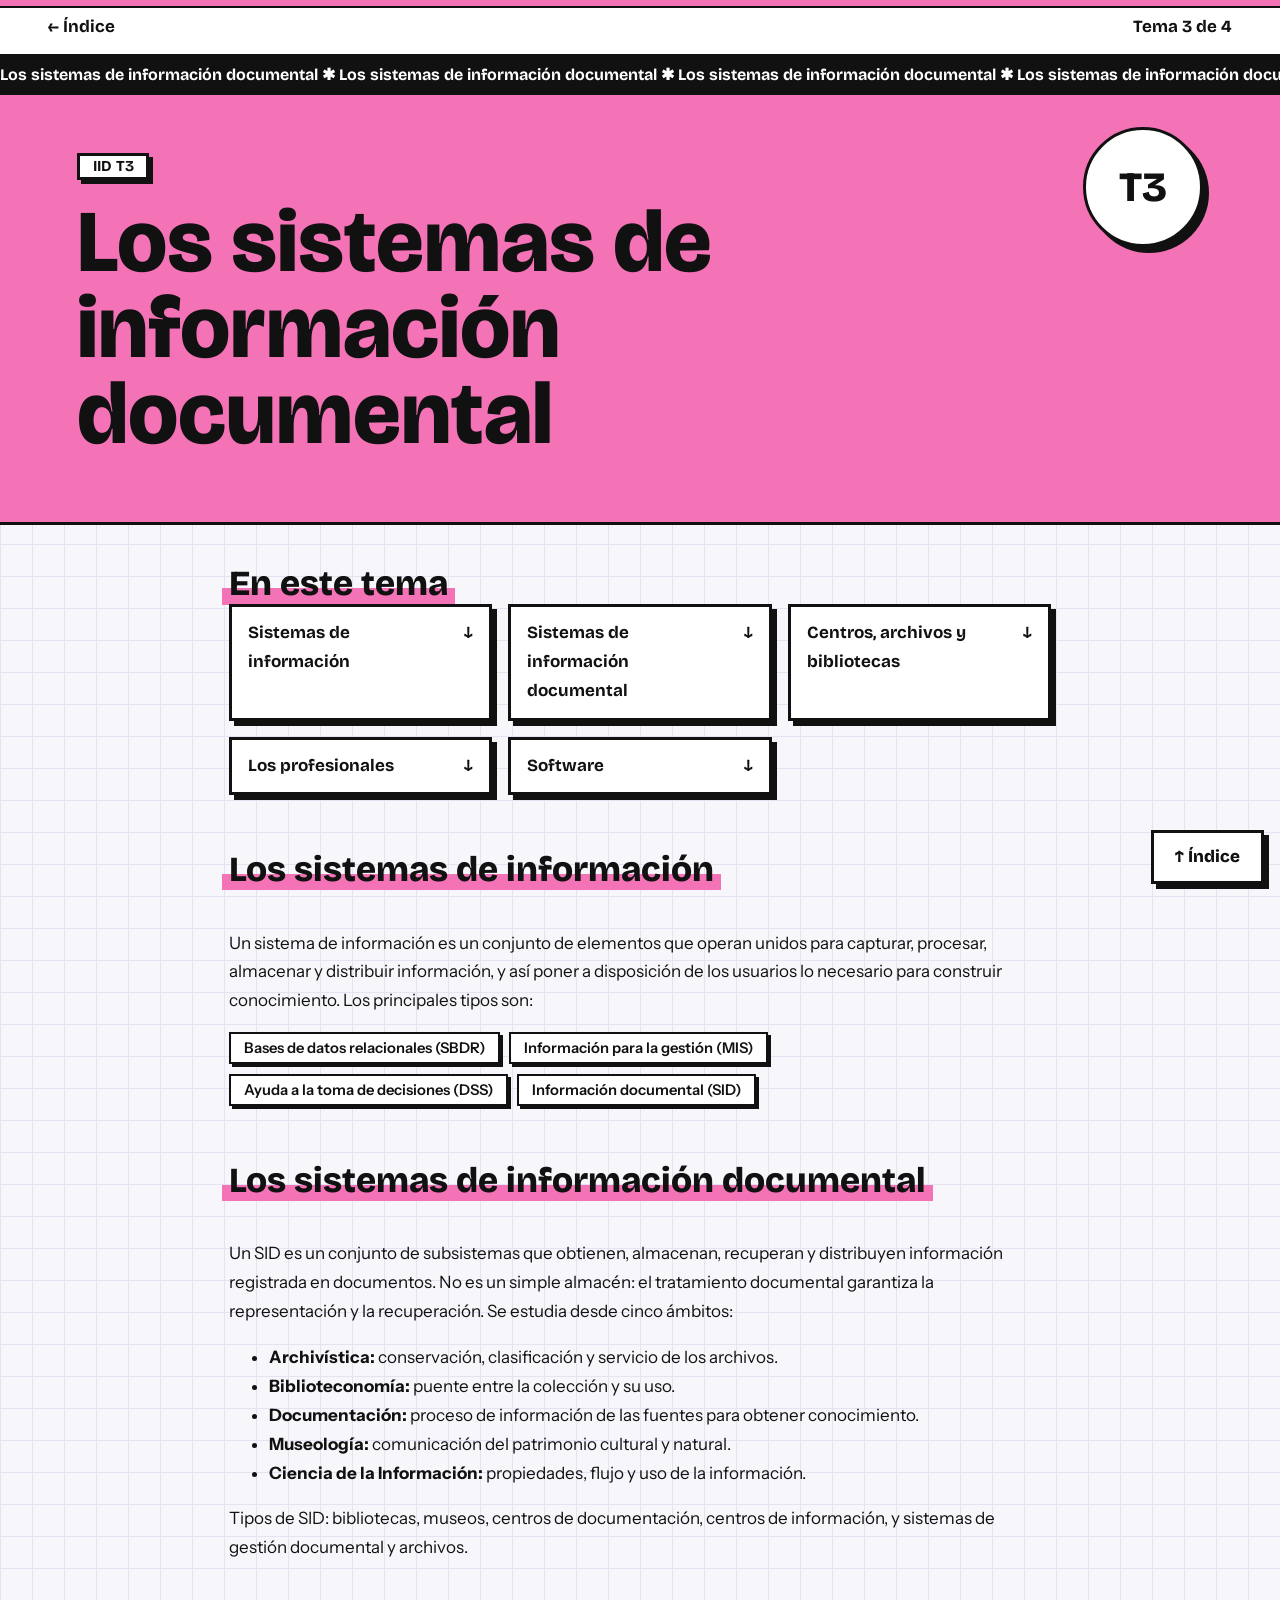
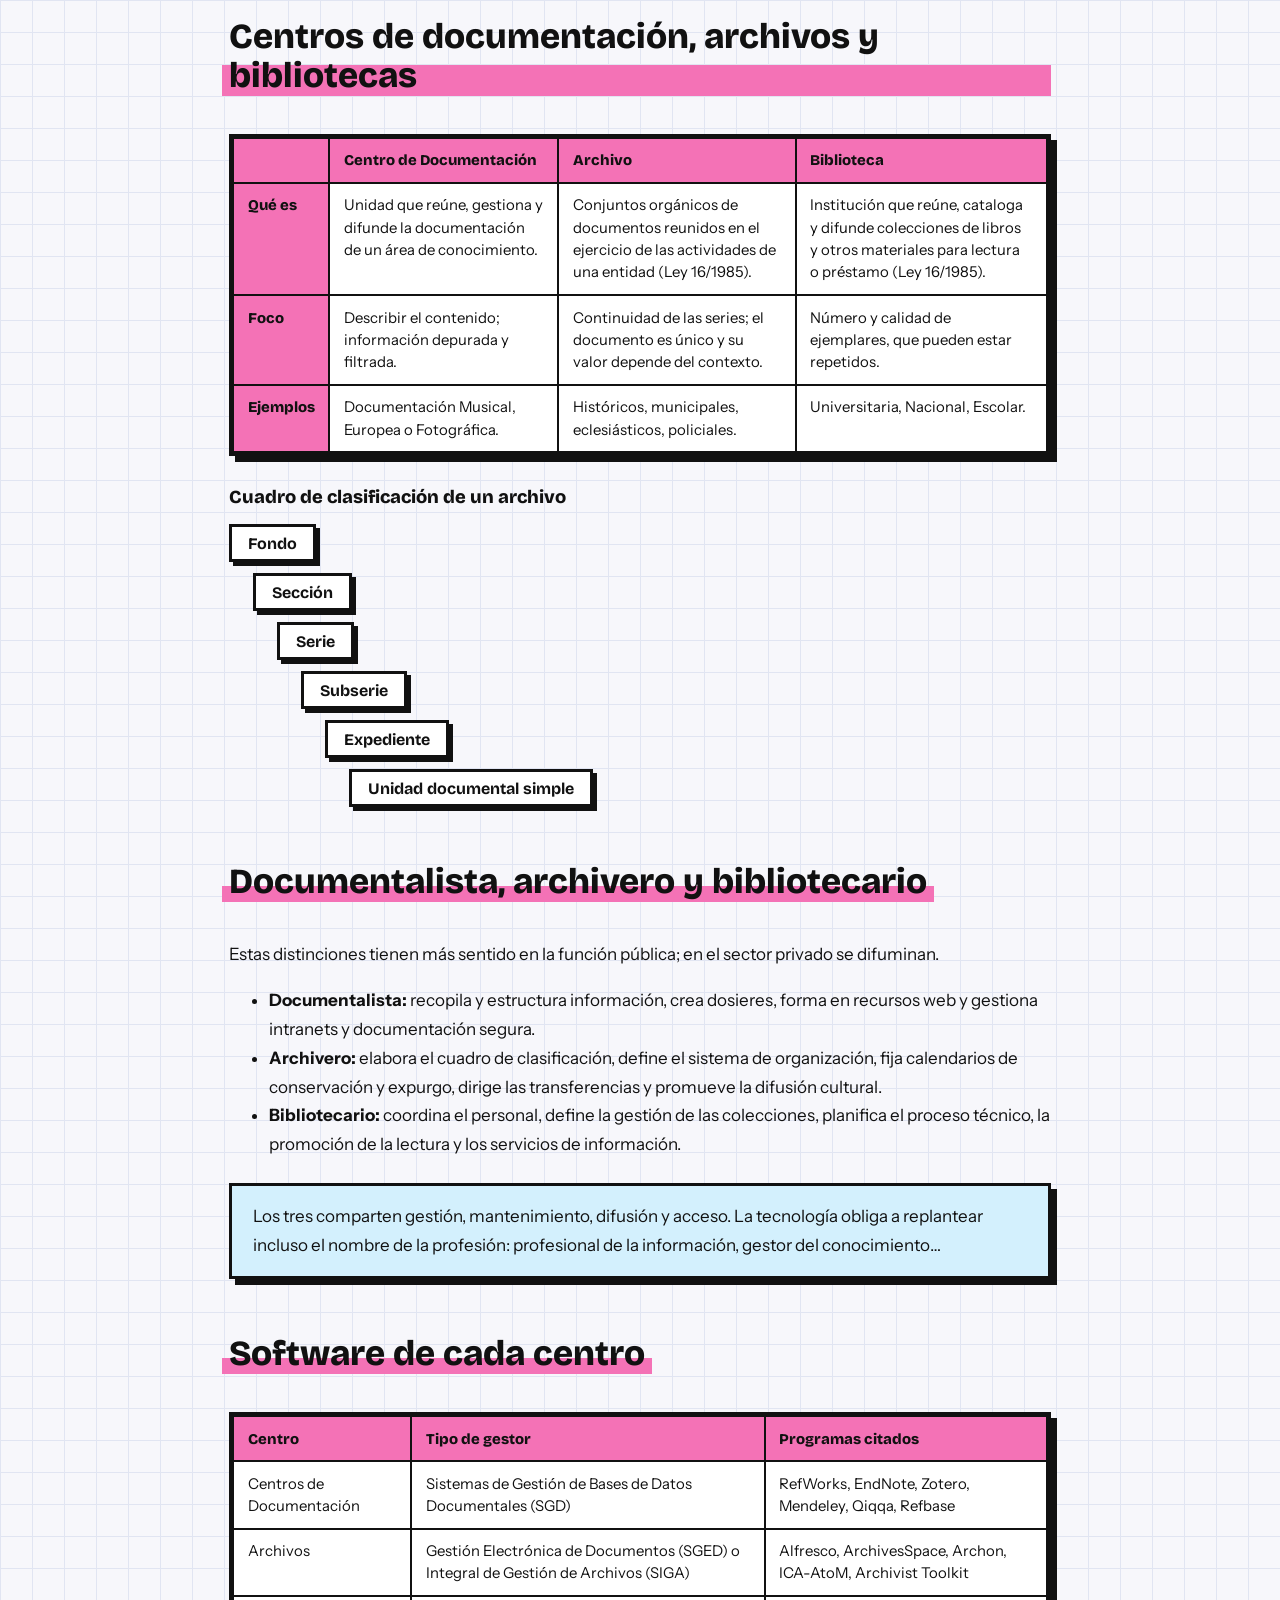
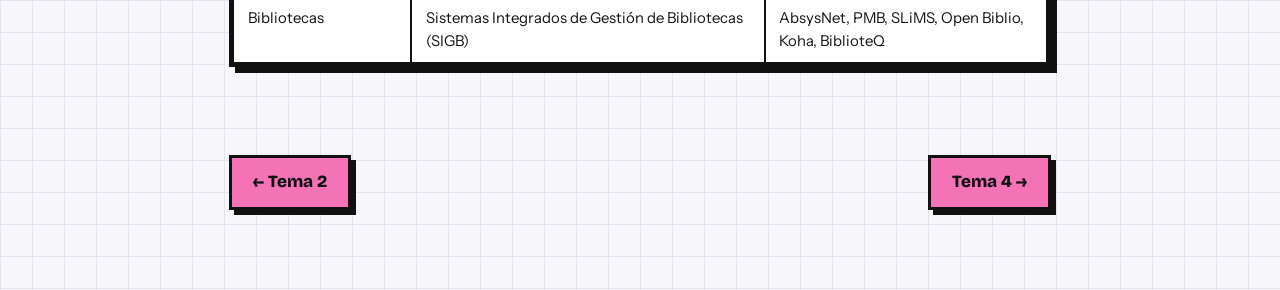
<file: tema3.html>
<!doctype html><html lang="es"><head><meta charset="utf-8"><meta name="viewport" content="width=device-width,initial-scale=1"><link rel="preconnect" href="https://fonts.googleapis.com"><link href="https://fonts.googleapis.com/css2?family=Bricolage+Grotesque:wght@700;800&family=Instrument+Sans:wght@400;500;600&display=swap" rel="stylesheet"><style>
:root{--ink:#111;--c:#38BDF8;--soft:color-mix(in srgb,var(--c) 22%,#fff)}
*{box-sizing:border-box}
html{scroll-behavior:smooth;scroll-padding-top:1rem}
body{margin:0;color:var(--ink);font:17px/1.7 "Instrument Sans",system-ui,sans-serif;background-color:#F7F7FB;background-image:linear-gradient(#e1e5f2 1px,transparent 1px),linear-gradient(90deg,#e1e5f2 1px,transparent 1px);background-size:32px 32px}
h1,h2,h3,.sticker,.btn,.indice a,.cab{font-family:"Bricolage Grotesque","Arial Black",system-ui,sans-serif}
a{color:inherit}
:focus-visible{outline:4px solid var(--ink);outline-offset:3px}
.cab{display:flex;justify-content:space-between;padding:.8rem clamp(1rem,4vw,3rem);background:#fff;border-bottom:3px solid var(--ink);font-weight:700}
.cab a{text-decoration:none}.cab a:hover{background:var(--c)}
.marquee{overflow:hidden;background:var(--ink);color:#fff;border-bottom:3px solid var(--ink);white-space:nowrap}
.marquee div{display:inline-block;padding:.5rem 0;font:700 1rem "Bricolage Grotesque",sans-serif;animation:corre 28s linear infinite}
.marquee:hover div{animation-play-state:paused}
.portada{background:var(--c);border-bottom:3px solid var(--ink);padding:3.5rem clamp(1rem,6vw,5rem) 4rem;position:relative;overflow:hidden}
.portada h1{font-size:clamp(2.4rem,8vw,5.5rem);line-height:.98;font-weight:800;margin:0;max-width:14ch;animation:pop .6s cubic-bezier(.2,1.4,.4,1) both}
.sticker{position:absolute;right:clamp(1rem,6vw,5rem);top:2rem;width:7.5rem;height:7.5rem;border-radius:50%;background:#fff;border:3px solid var(--ink);box-shadow:6px 6px 0 var(--ink);display:grid;place-items:center;font-size:2.6rem;font-weight:800;animation:wiggle 3s ease-in-out infinite}
.tag{display:inline-block;background:#fff;border:3px solid var(--ink);box-shadow:4px 4px 0 var(--ink);padding:.1rem .8rem;font:700 .95rem "Bricolage Grotesque",sans-serif;margin-bottom:1.2rem}
main{max-width:860px;margin:0 auto;padding:2.5rem 1.2rem 1rem}
.indice{margin-bottom:3.5rem}
.indice h2{margin-top:0}
.indice nav{display:grid;grid-template-columns:repeat(auto-fit,minmax(230px,1fr));gap:1rem}
.indice a{display:flex;justify-content:space-between;gap:1rem;background:#fff;border:3px solid var(--ink);padding:.75rem 1rem;font-weight:700;text-decoration:none;box-shadow:5px 5px 0 var(--ink);transition:transform .15s,box-shadow .15s,background .15s}
.indice a:hover{background:var(--c);transform:translate(-3px,-3px);box-shadow:8px 8px 0 var(--ink)}
.indice a:active{transform:translate(4px,4px);box-shadow:1px 1px 0 var(--ink)}
.indice a span{display:inline-block;transition:transform .2s}.indice a:hover span{transform:translateY(4px)}
article section{margin-bottom:3.5rem;scroll-margin-top:1rem}
h2{font-size:clamp(1.6rem,4vw,2.2rem);line-height:1.1;font-weight:800;margin:0 0 1.2rem}
h2 b,h2{background:linear-gradient(transparent 60%,var(--c) 60%);display:inline;padding:0 .2em;margin-left:-.2em;-webkit-box-decoration-break:clone;box-decoration-break:clone}
article h2{display:inline}article h2+*{margin-top:1.2rem}
section>h2{display:inline-block}
h3{font-size:1.15rem;font-weight:800;margin:1.6rem 0 .4rem}
.nota{background:var(--soft);border:3px solid var(--ink);box-shadow:6px 6px 0 var(--ink);padding:1rem 1.3rem;margin:1.5rem 0 1.5rem}
.etapas{list-style:none;padding:0;margin:1.5rem 0;display:grid;gap:1rem}
.etapas li{background:#fff;border:3px solid var(--ink);box-shadow:6px 6px 0 var(--ink);padding:.9rem 1.2rem .9rem 3.2rem;position:relative;transition:transform .15s}
.etapas li:hover{transform:translate(-3px,-3px) rotate(-.4deg)}
.etapas li::before{content:"✱";position:absolute;left:.8rem;top:.6rem;font-size:1.6rem;color:var(--ink);background:var(--c);width:1.8rem;height:1.8rem;line-height:1.8rem;text-align:center;border:2px solid var(--ink);animation:gira 6s linear infinite}
.etapas b{font-family:"Bricolage Grotesque",sans-serif}
.chips{display:flex;flex-wrap:wrap;gap:.6rem;padding:0;list-style:none}
.chips li{background:#fff;border:2px solid var(--ink);padding:.1rem .8rem;font-weight:600;font-size:.92rem;box-shadow:3px 3px 0 var(--ink);transition:transform .15s,background .15s}
.chips li:hover{background:var(--c);transform:translate(-2px,-2px) rotate(-2deg)}
.tabla{overflow-x:auto;border:3px solid var(--ink);box-shadow:6px 6px 0 var(--ink);background:#fff;margin:1.2rem 0}
table{border-collapse:collapse;width:100%;font-size:.93rem;line-height:1.5}
th,td{padding:.65rem .85rem;text-align:left;vertical-align:top;border:2px solid var(--ink)}
th{background:var(--c);font-family:"Bricolage Grotesque",sans-serif;font-weight:800}
tr:hover td{background:var(--soft)}
.flow{display:grid;grid-template-columns:repeat(3,1fr);gap:2.6rem;margin:1.6rem 0}
.flow>div{background:#fff;border:3px solid var(--ink);box-shadow:6px 6px 0 var(--ink);padding:.9rem 1rem;position:relative;font-size:.92rem;line-height:1.5}
.flow>div:not(:last-child)::after{content:"➜";position:absolute;right:-2.1rem;top:50%;font-size:1.6rem;font-weight:800;animation:empuja 1s ease-in-out infinite}
.flow h3{margin:-.9rem -1rem .6rem;padding:.4rem 1rem;background:var(--c);border-bottom:3px solid var(--ink)}
.flow ul{margin:0;padding-left:1.1rem}
.arbol div{background:#fff;border:3px solid var(--ink);box-shadow:4px 4px 0 var(--ink);padding:.4rem 1rem;margin:.7rem 0;font:700 1rem "Bricolage Grotesque",sans-serif;width:fit-content;transition:transform .15s}
.arbol div:hover{background:var(--c);transform:translateX(8px)}
.pie{display:flex;justify-content:space-between;gap:1rem;max-width:860px;margin:0 auto;padding:1rem 1.2rem 5rem}
.btn{background:var(--c);border:3px solid var(--ink);box-shadow:5px 5px 0 var(--ink);padding:.6rem 1.3rem;font-weight:800;text-decoration:none;transition:transform .15s,box-shadow .15s}
.btn:hover{transform:translate(-3px,-3px);box-shadow:8px 8px 0 var(--ink)}
.btn:active{transform:translate(4px,4px);box-shadow:1px 1px 0 var(--ink)}
.subir{position:fixed;right:1rem;bottom:1rem;z-index:20;background:#fff}
.hero{background:#fff;border-bottom:3px solid var(--ink);padding:4rem clamp(1rem,6vw,5rem) 4rem}
.hero h1{font-size:clamp(2.4rem,8vw,5.8rem);line-height:.98;font-weight:800;max-width:14ch;margin:0 0 1.2rem;animation:pop .6s cubic-bezier(.2,1.4,.4,1) both}
.hero p{max-width:50ch;font-size:1.15rem}
.hero mark{background:#FACC15;padding:0 .15em}
.cajon{max-width:1080px;margin:0 auto;padding:3rem 1.2rem;display:grid;grid-template-columns:repeat(auto-fit,minmax(270px,1fr));gap:2rem}
.carpeta{display:block;background:var(--c);border:3px solid var(--ink);box-shadow:8px 8px 0 var(--ink);padding:1.6rem;text-decoration:none;position:relative;min-height:300px;transition:transform .2s,box-shadow .2s;animation:pop .6s cubic-bezier(.2,1.4,.4,1) both}
.carpeta:nth-child(1){transform:rotate(-1.2deg);animation-delay:.2s}.carpeta:nth-child(2){transform:rotate(.8deg);animation-delay:.35s}.carpeta:nth-child(3){transform:rotate(-.6deg);animation-delay:.5s}
.carpeta:hover{transform:translate(-6px,-6px) rotate(0);box-shadow:14px 14px 0 var(--ink)}
.carpeta .n{font:800 5rem/1 "Bricolage Grotesque",sans-serif;display:block}
.carpeta h2{background:none;display:block;font-size:1.5rem;margin:.3rem 0 .6rem;padding:0}
.carpeta p{margin:.4rem 0;font-size:.95rem;line-height:1.5}
.carpeta .btn{display:inline-block;background:#fff;margin-top:.8rem;padding:.3rem 1rem}
.fuentes{max-width:1080px;margin:0 auto;padding:0 1.2rem 3rem;font-size:.9rem}
@keyframes corre{to{transform:translateX(-50%)}}
@keyframes pop{from{opacity:0;scale:.85}to{opacity:1;scale:1}}
@keyframes wiggle{50%{rotate:10deg}}
@keyframes gira{to{rotate:360deg}}
@keyframes empuja{50%{transform:translateX(7px)}}
@supports (animation-timeline:view()){
article section{animation:rev linear both;animation-timeline:view();animation-range:entry 0% entry 30%}
@keyframes rev{from{opacity:0;transform:translateY(50px)}to{opacity:1;transform:none}}
.prog{position:fixed;top:0;left:0;right:0;height:8px;background:var(--c);border-bottom:2px solid var(--ink);transform-origin:0 50%;z-index:30;animation:prog linear both;animation-timeline:scroll()}
@keyframes prog{from{transform:scaleX(0)}to{transform:scaleX(1)}}}
@media(max-width:800px){.flow{grid-template-columns:1fr}.flow>div:not(:last-child)::after{content:"⬇";right:50%;top:auto;bottom:-2.3rem}.sticker{width:4.5rem;height:4.5rem;font-size:1.6rem}}
@media(prefers-reduced-motion:reduce){*,*::before,*::after{animation:none!important;transition:none!important}}
</style><title>Tema 3 · Los sistemas de información documental</title></head><body style="--c:#F472B6"><div class="prog"></div>
<div class="cab"><a href="index.html">← Índice</a><span>Tema 3 de 4</span></div>
<div class="marquee" aria-hidden="true"><div>Los sistemas de información documental ✱ Los sistemas de información documental ✱ Los sistemas de información documental ✱ Los sistemas de información documental ✱ Los sistemas de información documental ✱ Los sistemas de información documental ✱ Los sistemas de información documental ✱ Los sistemas de información documental ✱ </div></div>
<header class="portada"><span class="tag">IID T3</span><h1>Los sistemas de información documental</h1><div class="sticker" aria-hidden="true">T3</div></header>
<main id="top"><div class="indice" id="indice"><h2>En este tema</h2><nav aria-label="Secciones"><a href="#si">Sistemas de información<span>↓</span></a><a href="#sid">Sistemas de información documental<span>↓</span></a><a href="#centros">Centros, archivos y bibliotecas<span>↓</span></a><a href="#perfiles">Los profesionales<span>↓</span></a><a href="#software">Software<span>↓</span></a></nav></div><article>
<section id="si"><h2>Los sistemas de información</h2>
<p>Un sistema de información es un conjunto de elementos que operan unidos para capturar, procesar, almacenar y distribuir información, y así poner a disposición de los usuarios lo necesario para construir conocimiento. Los principales tipos son:</p>
<ul class="chips"><li>Bases de datos relacionales (SBDR)</li><li>Información para la gestión (MIS)</li><li>Ayuda a la toma de decisiones (DSS)</li><li>Información documental (SID)</li></ul></section>
<section id="sid"><h2>Los sistemas de información documental</h2>
<p>Un SID es un conjunto de subsistemas que obtienen, almacenan, recuperan y distribuyen información registrada en documentos. No es un simple almacén: el tratamiento documental garantiza la representación y la recuperación. Se estudia desde cinco ámbitos:</p>
<ul><li><b>Archivística:</b> conservación, clasificación y servicio de los archivos.</li><li><b>Biblioteconomía:</b> puente entre la colección y su uso.</li><li><b>Documentación:</b> proceso de información de las fuentes para obtener conocimiento.</li><li><b>Museología:</b> comunicación del patrimonio cultural y natural.</li><li><b>Ciencia de la Información:</b> propiedades, flujo y uso de la información.</li></ul>
<p>Tipos de SID: bibliotecas, museos, centros de documentación, centros de información, y sistemas de gestión documental y archivos.</p></section>
<section id="centros"><h2>Centros de documentación, archivos y bibliotecas</h2>
<div class="tabla"><table><tr><th></th><th>Centro de Documentación</th><th>Archivo</th><th>Biblioteca</th></tr>
<tr><th>Qué es</th><td>Unidad que reúne, gestiona y difunde la documentación de un área de conocimiento.</td><td>Conjuntos orgánicos de documentos reunidos en el ejercicio de las actividades de una entidad (Ley 16/1985).</td><td>Institución que reúne, cataloga y difunde colecciones de libros y otros materiales para lectura o préstamo (Ley 16/1985).</td></tr>
<tr><th>Foco</th><td>Describir el contenido; información depurada y filtrada.</td><td>Continuidad de las series; el documento es único y su valor depende del contexto.</td><td>Número y calidad de ejemplares, que pueden estar repetidos.</td></tr>
<tr><th>Ejemplos</th><td>Documentación Musical, Europea o Fotográfica.</td><td>Históricos, municipales, eclesiásticos, policiales.</td><td>Universitaria, Nacional, Escolar.</td></tr></table></div>
<h3>Cuadro de clasificación de un archivo</h3>
<div class="arbol"><div>Fondo</div><div style="margin-left:1.5rem">Sección</div><div style="margin-left:3rem">Serie</div><div style="margin-left:4.5rem">Subserie</div><div style="margin-left:6rem">Expediente</div><div style="margin-left:7.5rem">Unidad documental simple</div></div></section>
<section id="perfiles"><h2>Documentalista, archivero y bibliotecario</h2>
<p>Estas distinciones tienen más sentido en la función pública; en el sector privado se difuminan.</p>
<ul><li><b>Documentalista:</b> recopila y estructura información, crea dosieres, forma en recursos web y gestiona intranets y documentación segura.</li><li><b>Archivero:</b> elabora el cuadro de clasificación, define el sistema de organización, fija calendarios de conservación y expurgo, dirige las transferencias y promueve la difusión cultural.</li><li><b>Bibliotecario:</b> coordina el personal, define la gestión de las colecciones, planifica el proceso técnico, la promoción de la lectura y los servicios de información.</li></ul>
<div class="nota">Los tres comparten gestión, mantenimiento, difusión y acceso. La tecnología obliga a replantear incluso el nombre de la profesión: profesional de la información, gestor del conocimiento…</div></section>
<section id="software"><h2>Software de cada centro</h2>
<div class="tabla"><table><tr><th>Centro</th><th>Tipo de gestor</th><th>Programas citados</th></tr>
<tr><td>Centros de Documentación</td><td>Sistemas de Gestión de Bases de Datos Documentales (SGD)</td><td>RefWorks, EndNote, Zotero, Mendeley, Qiqqa, Refbase</td></tr>
<tr><td>Archivos</td><td>Gestión Electrónica de Documentos (SGED) o Integral de Gestión de Archivos (SIGA)</td><td>Alfresco, ArchivesSpace, Archon, ICA-AtoM, Archivist Toolkit</td></tr>
<tr><td>Bibliotecas</td><td>Sistemas Integrados de Gestión de Bibliotecas (SIGB)</td><td>AbsysNet, PMB, SLiMS, Open Biblio, Koha, BiblioteQ</td></tr></table></div></section>
</article></main>
<div class="pie"><a class="btn" href="tema2.html">← Tema 2</a><a class="btn" href="tema4.html">Tema 4 →</a></div>
<a class="btn subir" href="#indice">↑ Índice</a></body></html>
</file>
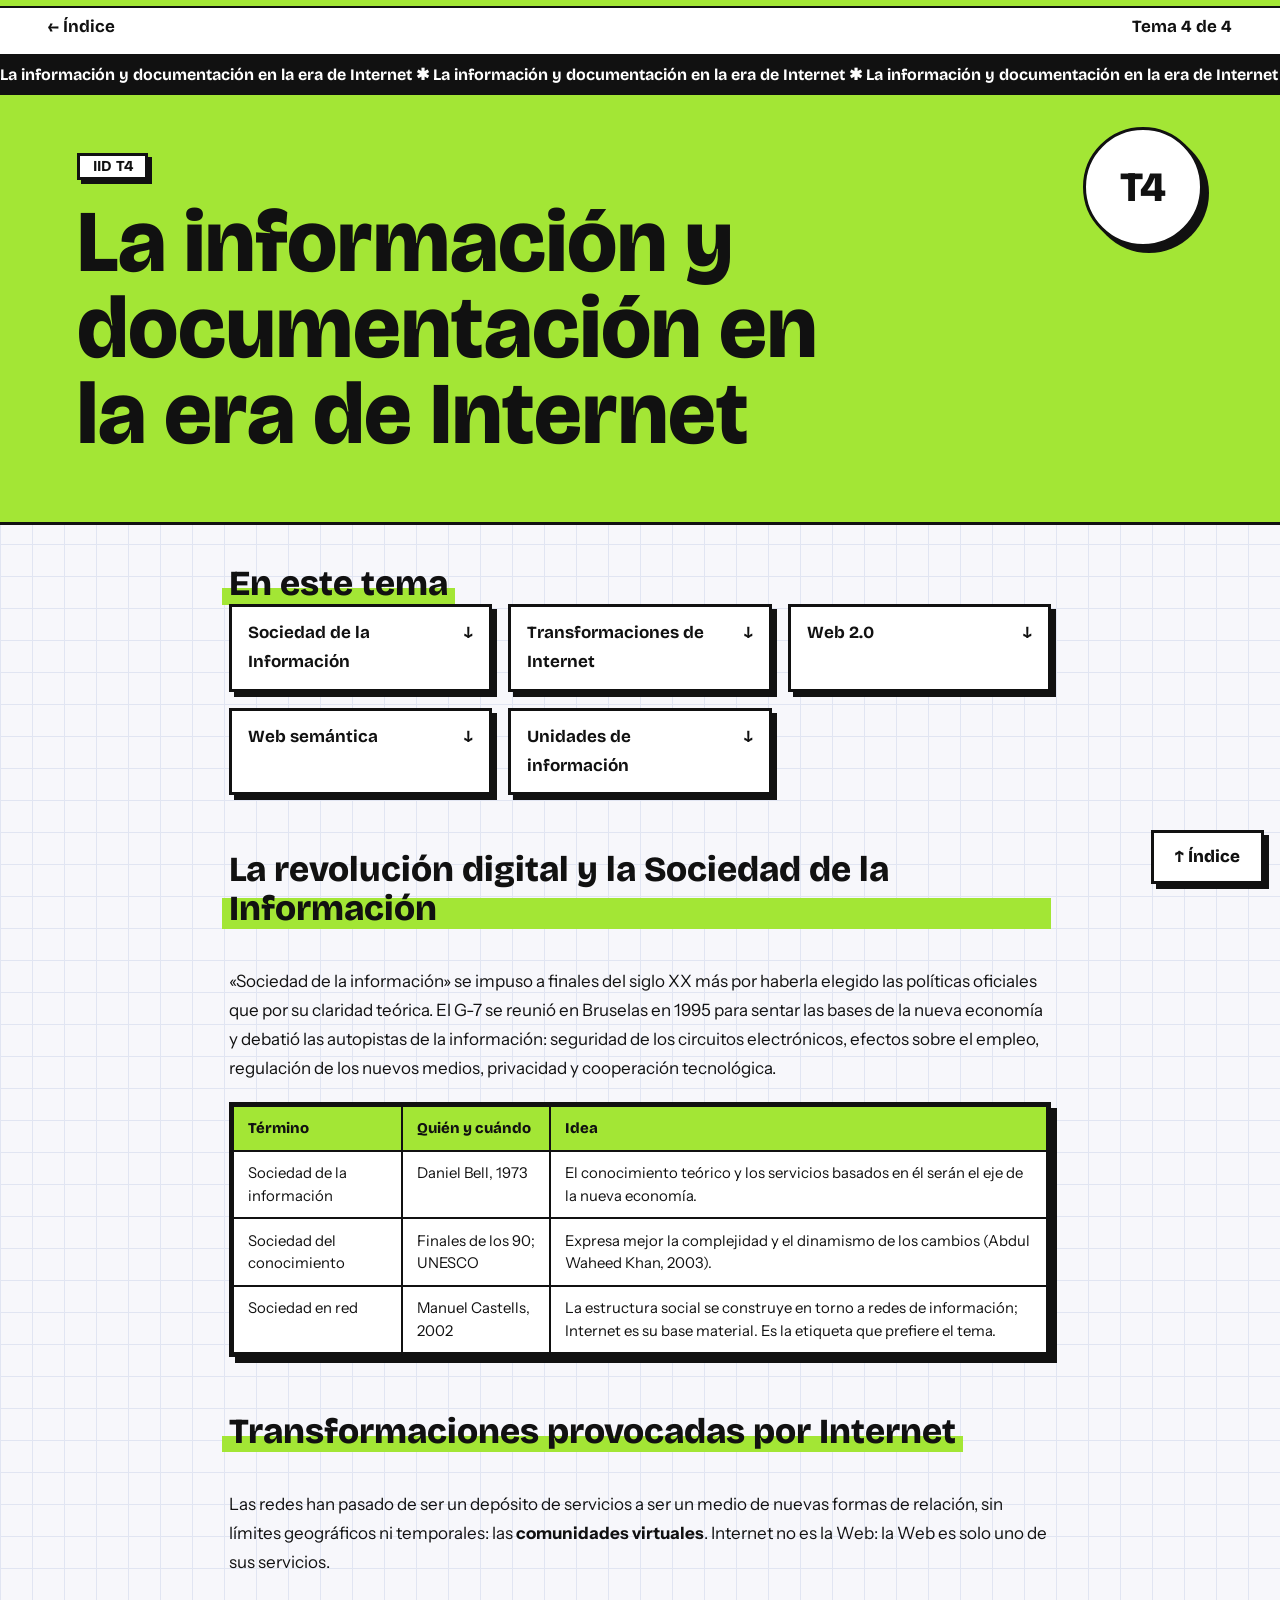
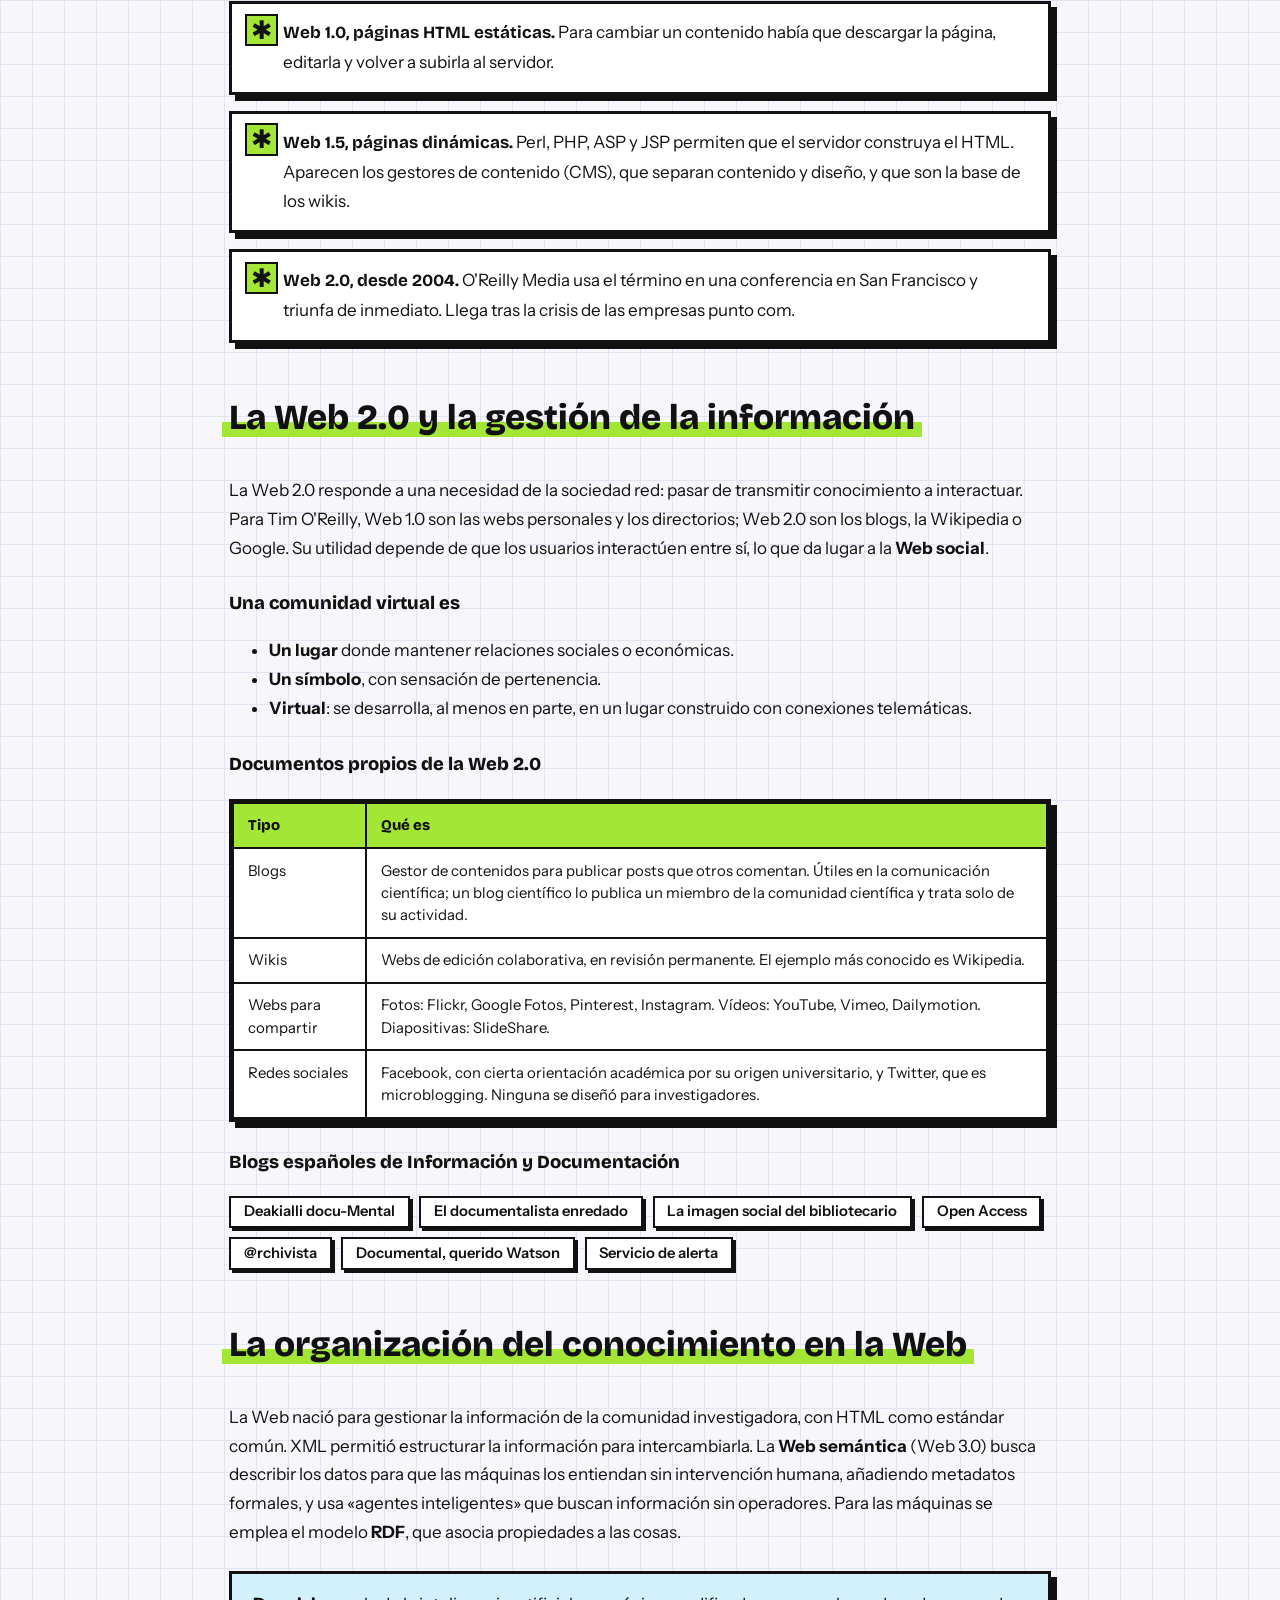
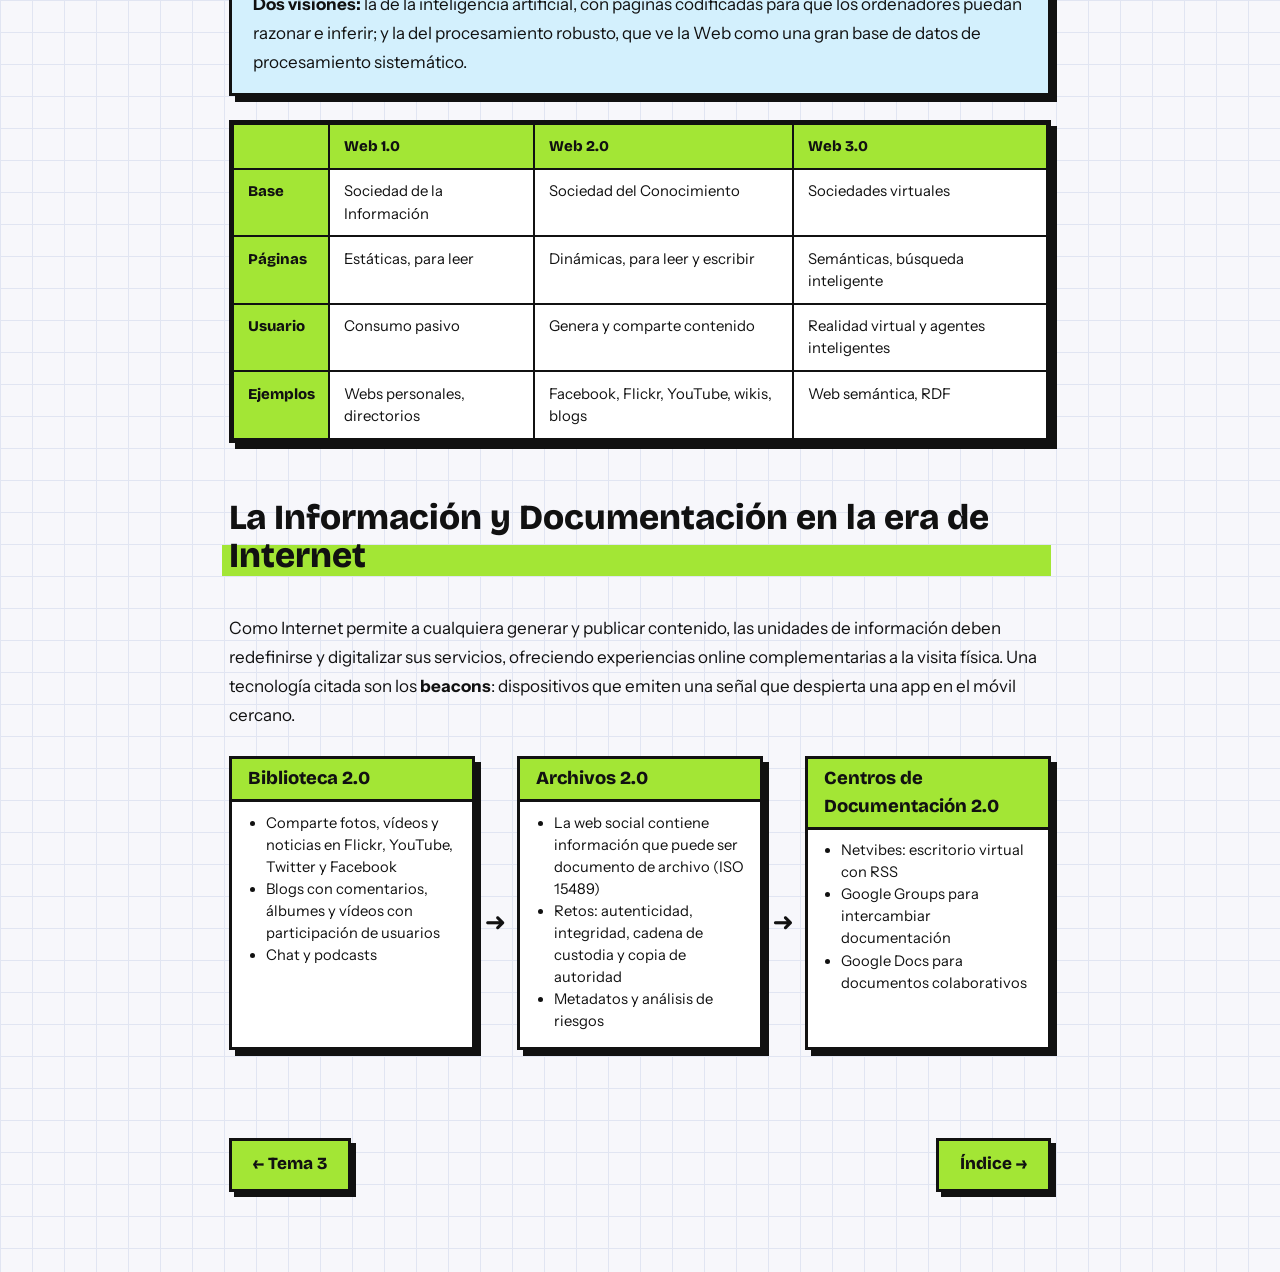
<file: tema4.html>
<!doctype html><html lang="es"><head><meta charset="utf-8"><meta name="viewport" content="width=device-width,initial-scale=1"><link rel="preconnect" href="https://fonts.googleapis.com"><link href="https://fonts.googleapis.com/css2?family=Bricolage+Grotesque:wght@700;800&family=Instrument+Sans:wght@400;500;600&display=swap" rel="stylesheet"><style>
:root{--ink:#111;--c:#38BDF8;--soft:color-mix(in srgb,var(--c) 22%,#fff)}
*{box-sizing:border-box}
html{scroll-behavior:smooth;scroll-padding-top:1rem}
body{margin:0;color:var(--ink);font:17px/1.7 "Instrument Sans",system-ui,sans-serif;background-color:#F7F7FB;background-image:linear-gradient(#e1e5f2 1px,transparent 1px),linear-gradient(90deg,#e1e5f2 1px,transparent 1px);background-size:32px 32px}
h1,h2,h3,.sticker,.btn,.indice a,.cab{font-family:"Bricolage Grotesque","Arial Black",system-ui,sans-serif}
a{color:inherit}
:focus-visible{outline:4px solid var(--ink);outline-offset:3px}
.cab{display:flex;justify-content:space-between;padding:.8rem clamp(1rem,4vw,3rem);background:#fff;border-bottom:3px solid var(--ink);font-weight:700}
.cab a{text-decoration:none}.cab a:hover{background:var(--c)}
.marquee{overflow:hidden;background:var(--ink);color:#fff;border-bottom:3px solid var(--ink);white-space:nowrap}
.marquee div{display:inline-block;padding:.5rem 0;font:700 1rem "Bricolage Grotesque",sans-serif;animation:corre 28s linear infinite}
.marquee:hover div{animation-play-state:paused}
.portada{background:var(--c);border-bottom:3px solid var(--ink);padding:3.5rem clamp(1rem,6vw,5rem) 4rem;position:relative;overflow:hidden}
.portada h1{font-size:clamp(2.4rem,8vw,5.5rem);line-height:.98;font-weight:800;margin:0;max-width:14ch;animation:pop .6s cubic-bezier(.2,1.4,.4,1) both}
.sticker{position:absolute;right:clamp(1rem,6vw,5rem);top:2rem;width:7.5rem;height:7.5rem;border-radius:50%;background:#fff;border:3px solid var(--ink);box-shadow:6px 6px 0 var(--ink);display:grid;place-items:center;font-size:2.6rem;font-weight:800;animation:wiggle 3s ease-in-out infinite}
.tag{display:inline-block;background:#fff;border:3px solid var(--ink);box-shadow:4px 4px 0 var(--ink);padding:.1rem .8rem;font:700 .95rem "Bricolage Grotesque",sans-serif;margin-bottom:1.2rem}
main{max-width:860px;margin:0 auto;padding:2.5rem 1.2rem 1rem}
.indice{margin-bottom:3.5rem}
.indice h2{margin-top:0}
.indice nav{display:grid;grid-template-columns:repeat(auto-fit,minmax(230px,1fr));gap:1rem}
.indice a{display:flex;justify-content:space-between;gap:1rem;background:#fff;border:3px solid var(--ink);padding:.75rem 1rem;font-weight:700;text-decoration:none;box-shadow:5px 5px 0 var(--ink);transition:transform .15s,box-shadow .15s,background .15s}
.indice a:hover{background:var(--c);transform:translate(-3px,-3px);box-shadow:8px 8px 0 var(--ink)}
.indice a:active{transform:translate(4px,4px);box-shadow:1px 1px 0 var(--ink)}
.indice a span{display:inline-block;transition:transform .2s}.indice a:hover span{transform:translateY(4px)}
article section{margin-bottom:3.5rem;scroll-margin-top:1rem}
h2{font-size:clamp(1.6rem,4vw,2.2rem);line-height:1.1;font-weight:800;margin:0 0 1.2rem}
h2 b,h2{background:linear-gradient(transparent 60%,var(--c) 60%);display:inline;padding:0 .2em;margin-left:-.2em;-webkit-box-decoration-break:clone;box-decoration-break:clone}
article h2{display:inline}article h2+*{margin-top:1.2rem}
section>h2{display:inline-block}
h3{font-size:1.15rem;font-weight:800;margin:1.6rem 0 .4rem}
.nota{background:var(--soft);border:3px solid var(--ink);box-shadow:6px 6px 0 var(--ink);padding:1rem 1.3rem;margin:1.5rem 0 1.5rem}
.etapas{list-style:none;padding:0;margin:1.5rem 0;display:grid;gap:1rem}
.etapas li{background:#fff;border:3px solid var(--ink);box-shadow:6px 6px 0 var(--ink);padding:.9rem 1.2rem .9rem 3.2rem;position:relative;transition:transform .15s}
.etapas li:hover{transform:translate(-3px,-3px) rotate(-.4deg)}
.etapas li::before{content:"✱";position:absolute;left:.8rem;top:.6rem;font-size:1.6rem;color:var(--ink);background:var(--c);width:1.8rem;height:1.8rem;line-height:1.8rem;text-align:center;border:2px solid var(--ink);animation:gira 6s linear infinite}
.etapas b{font-family:"Bricolage Grotesque",sans-serif}
.chips{display:flex;flex-wrap:wrap;gap:.6rem;padding:0;list-style:none}
.chips li{background:#fff;border:2px solid var(--ink);padding:.1rem .8rem;font-weight:600;font-size:.92rem;box-shadow:3px 3px 0 var(--ink);transition:transform .15s,background .15s}
.chips li:hover{background:var(--c);transform:translate(-2px,-2px) rotate(-2deg)}
.tabla{overflow-x:auto;border:3px solid var(--ink);box-shadow:6px 6px 0 var(--ink);background:#fff;margin:1.2rem 0}
table{border-collapse:collapse;width:100%;font-size:.93rem;line-height:1.5}
th,td{padding:.65rem .85rem;text-align:left;vertical-align:top;border:2px solid var(--ink)}
th{background:var(--c);font-family:"Bricolage Grotesque",sans-serif;font-weight:800}
tr:hover td{background:var(--soft)}
.flow{display:grid;grid-template-columns:repeat(3,1fr);gap:2.6rem;margin:1.6rem 0}
.flow>div{background:#fff;border:3px solid var(--ink);box-shadow:6px 6px 0 var(--ink);padding:.9rem 1rem;position:relative;font-size:.92rem;line-height:1.5}
.flow>div:not(:last-child)::after{content:"➜";position:absolute;right:-2.1rem;top:50%;font-size:1.6rem;font-weight:800;animation:empuja 1s ease-in-out infinite}
.flow h3{margin:-.9rem -1rem .6rem;padding:.4rem 1rem;background:var(--c);border-bottom:3px solid var(--ink)}
.flow ul{margin:0;padding-left:1.1rem}
.arbol div{background:#fff;border:3px solid var(--ink);box-shadow:4px 4px 0 var(--ink);padding:.4rem 1rem;margin:.7rem 0;font:700 1rem "Bricolage Grotesque",sans-serif;width:fit-content;transition:transform .15s}
.arbol div:hover{background:var(--c);transform:translateX(8px)}
.pie{display:flex;justify-content:space-between;gap:1rem;max-width:860px;margin:0 auto;padding:1rem 1.2rem 5rem}
.btn{background:var(--c);border:3px solid var(--ink);box-shadow:5px 5px 0 var(--ink);padding:.6rem 1.3rem;font-weight:800;text-decoration:none;transition:transform .15s,box-shadow .15s}
.btn:hover{transform:translate(-3px,-3px);box-shadow:8px 8px 0 var(--ink)}
.btn:active{transform:translate(4px,4px);box-shadow:1px 1px 0 var(--ink)}
.subir{position:fixed;right:1rem;bottom:1rem;z-index:20;background:#fff}
.hero{background:#fff;border-bottom:3px solid var(--ink);padding:4rem clamp(1rem,6vw,5rem) 4rem}
.hero h1{font-size:clamp(2.4rem,8vw,5.8rem);line-height:.98;font-weight:800;max-width:14ch;margin:0 0 1.2rem;animation:pop .6s cubic-bezier(.2,1.4,.4,1) both}
.hero p{max-width:50ch;font-size:1.15rem}
.hero mark{background:#FACC15;padding:0 .15em}
.cajon{max-width:1080px;margin:0 auto;padding:3rem 1.2rem;display:grid;grid-template-columns:repeat(auto-fit,minmax(270px,1fr));gap:2rem}
.carpeta{display:block;background:var(--c);border:3px solid var(--ink);box-shadow:8px 8px 0 var(--ink);padding:1.6rem;text-decoration:none;position:relative;min-height:300px;transition:transform .2s,box-shadow .2s;animation:pop .6s cubic-bezier(.2,1.4,.4,1) both}
.carpeta:nth-child(1){transform:rotate(-1.2deg);animation-delay:.2s}.carpeta:nth-child(2){transform:rotate(.8deg);animation-delay:.35s}.carpeta:nth-child(3){transform:rotate(-.6deg);animation-delay:.5s}
.carpeta:hover{transform:translate(-6px,-6px) rotate(0);box-shadow:14px 14px 0 var(--ink)}
.carpeta .n{font:800 5rem/1 "Bricolage Grotesque",sans-serif;display:block}
.carpeta h2{background:none;display:block;font-size:1.5rem;margin:.3rem 0 .6rem;padding:0}
.carpeta p{margin:.4rem 0;font-size:.95rem;line-height:1.5}
.carpeta .btn{display:inline-block;background:#fff;margin-top:.8rem;padding:.3rem 1rem}
.fuentes{max-width:1080px;margin:0 auto;padding:0 1.2rem 3rem;font-size:.9rem}
@keyframes corre{to{transform:translateX(-50%)}}
@keyframes pop{from{opacity:0;scale:.85}to{opacity:1;scale:1}}
@keyframes wiggle{50%{rotate:10deg}}
@keyframes gira{to{rotate:360deg}}
@keyframes empuja{50%{transform:translateX(7px)}}
@supports (animation-timeline:view()){
article section{animation:rev linear both;animation-timeline:view();animation-range:entry 0% entry 30%}
@keyframes rev{from{opacity:0;transform:translateY(50px)}to{opacity:1;transform:none}}
.prog{position:fixed;top:0;left:0;right:0;height:8px;background:var(--c);border-bottom:2px solid var(--ink);transform-origin:0 50%;z-index:30;animation:prog linear both;animation-timeline:scroll()}
@keyframes prog{from{transform:scaleX(0)}to{transform:scaleX(1)}}}
@media(max-width:800px){.flow{grid-template-columns:1fr}.flow>div:not(:last-child)::after{content:"⬇";right:50%;top:auto;bottom:-2.3rem}.sticker{width:4.5rem;height:4.5rem;font-size:1.6rem}}
@media(prefers-reduced-motion:reduce){*,*::before,*::after{animation:none!important;transition:none!important}}
</style><title>Tema 4 · La información y documentación en la era de Internet</title></head><body style="--c:#A3E635"><div class="prog"></div>
<div class="cab"><a href="index.html">← Índice</a><span>Tema 4 de 4</span></div>
<div class="marquee" aria-hidden="true"><div>La información y documentación en la era de Internet ✱ La información y documentación en la era de Internet ✱ La información y documentación en la era de Internet ✱ La información y documentación en la era de Internet ✱ La información y documentación en la era de Internet ✱ La información y documentación en la era de Internet ✱ La información y documentación en la era de Internet ✱ La información y documentación en la era de Internet ✱ </div></div>
<header class="portada"><span class="tag">IID T4</span><h1>La información y documentación en la era de Internet</h1><div class="sticker" aria-hidden="true">T4</div></header>
<main id="top"><div class="indice" id="indice"><h2>En este tema</h2><nav aria-label="Secciones"><a href="#sociedad">Sociedad de la Información<span>↓</span></a><a href="#internet">Transformaciones de Internet<span>↓</span></a><a href="#web2">Web 2.0<span>↓</span></a><a href="#semantica">Web semántica<span>↓</span></a><a href="#unidades">Unidades de información<span>↓</span></a></nav></div><article>
<section id="sociedad"><h2>La revolución digital y la Sociedad de la Información</h2>
<p>«Sociedad de la información» se impuso a finales del siglo XX más por haberla elegido las políticas oficiales que por su claridad teórica. El G-7 se reunió en Bruselas en 1995 para sentar las bases de la nueva economía y debatió las autopistas de la información: seguridad de los circuitos electrónicos, efectos sobre el empleo, regulación de los nuevos medios, privacidad y cooperación tecnológica.</p>
<div class="tabla"><table><tr><th>Término</th><th>Quién y cuándo</th><th>Idea</th></tr>
<tr><td>Sociedad de la información</td><td>Daniel Bell, 1973</td><td>El conocimiento teórico y los servicios basados en él serán el eje de la nueva economía.</td></tr>
<tr><td>Sociedad del conocimiento</td><td>Finales de los 90; UNESCO</td><td>Expresa mejor la complejidad y el dinamismo de los cambios (Abdul Waheed Khan, 2003).</td></tr>
<tr><td>Sociedad en red</td><td>Manuel Castells, 2002</td><td>La estructura social se construye en torno a redes de información; Internet es su base material. Es la etiqueta que prefiere el tema.</td></tr></table></div></section>
<section id="internet"><h2>Transformaciones provocadas por Internet</h2>
<p>Las redes han pasado de ser un depósito de servicios a ser un medio de nuevas formas de relación, sin límites geográficos ni temporales: las <b>comunidades virtuales</b>. Internet no es la Web: la Web es solo uno de sus servicios.</p>
<ol class="etapas">
<li><b>Web 1.0, páginas HTML estáticas.</b> Para cambiar un contenido había que descargar la página, editarla y volver a subirla al servidor.</li>
<li><b>Web 1.5, páginas dinámicas.</b> Perl, PHP, ASP y JSP permiten que el servidor construya el HTML. Aparecen los gestores de contenido (CMS), que separan contenido y diseño, y que son la base de los wikis.</li>
<li><b>Web 2.0, desde 2004.</b> O'Reilly Media usa el término en una conferencia en San Francisco y triunfa de inmediato. Llega tras la crisis de las empresas punto com.</li></ol></section>
<section id="web2"><h2>La Web 2.0 y la gestión de la información</h2>
<p>La Web 2.0 responde a una necesidad de la sociedad red: pasar de transmitir conocimiento a interactuar. Para Tim O'Reilly, Web 1.0 son las webs personales y los directorios; Web 2.0 son los blogs, la Wikipedia o Google. Su utilidad depende de que los usuarios interactúen entre sí, lo que da lugar a la <b>Web social</b>.</p>
<h3>Una comunidad virtual es</h3>
<ul><li><b>Un lugar</b> donde mantener relaciones sociales o económicas.</li><li><b>Un símbolo</b>, con sensación de pertenencia.</li><li><b>Virtual</b>: se desarrolla, al menos en parte, en un lugar construido con conexiones telemáticas.</li></ul>
<h3>Documentos propios de la Web 2.0</h3>
<div class="tabla"><table><tr><th>Tipo</th><th>Qué es</th></tr>
<tr><td>Blogs</td><td>Gestor de contenidos para publicar posts que otros comentan. Útiles en la comunicación científica; un blog científico lo publica un miembro de la comunidad científica y trata solo de su actividad.</td></tr>
<tr><td>Wikis</td><td>Webs de edición colaborativa, en revisión permanente. El ejemplo más conocido es Wikipedia.</td></tr>
<tr><td>Webs para compartir</td><td>Fotos: Flickr, Google Fotos, Pinterest, Instagram. Vídeos: YouTube, Vimeo, Dailymotion. Diapositivas: SlideShare.</td></tr>
<tr><td>Redes sociales</td><td>Facebook, con cierta orientación académica por su origen universitario, y Twitter, que es microblogging. Ninguna se diseñó para investigadores.</td></tr></table></div>
<h3>Blogs españoles de Información y Documentación</h3>
<ul class="chips"><li>Deakialli docu-Mental</li><li>El documentalista enredado</li><li>La imagen social del bibliotecario</li><li>Open Access</li><li>@rchivista</li><li>Documental, querido Watson</li><li>Servicio de alerta</li></ul></section>
<section id="semantica"><h2>La organización del conocimiento en la Web</h2>
<p>La Web nació para gestionar la información de la comunidad investigadora, con HTML como estándar común. XML permitió estructurar la información para intercambiarla. La <b>Web semántica</b> (Web 3.0) busca describir los datos para que las máquinas los entiendan sin intervención humana, añadiendo metadatos formales, y usa «agentes inteligentes» que buscan información sin operadores. Para las máquinas se emplea el modelo <b>RDF</b>, que asocia propiedades a las cosas.</p>
<div class="nota"><b>Dos visiones:</b> la de la inteligencia artificial, con páginas codificadas para que los ordenadores puedan razonar e inferir; y la del procesamiento robusto, que ve la Web como una gran base de datos de procesamiento sistemático.</div>
<div class="tabla"><table><tr><th></th><th>Web 1.0</th><th>Web 2.0</th><th>Web 3.0</th></tr>
<tr><th>Base</th><td>Sociedad de la Información</td><td>Sociedad del Conocimiento</td><td>Sociedades virtuales</td></tr>
<tr><th>Páginas</th><td>Estáticas, para leer</td><td>Dinámicas, para leer y escribir</td><td>Semánticas, búsqueda inteligente</td></tr>
<tr><th>Usuario</th><td>Consumo pasivo</td><td>Genera y comparte contenido</td><td>Realidad virtual y agentes inteligentes</td></tr>
<tr><th>Ejemplos</th><td>Webs personales, directorios</td><td>Facebook, Flickr, YouTube, wikis, blogs</td><td>Web semántica, RDF</td></tr></table></div></section>
<section id="unidades"><h2>La Información y Documentación en la era de Internet</h2>
<p>Como Internet permite a cualquiera generar y publicar contenido, las unidades de información deben redefinirse y digitalizar sus servicios, ofreciendo experiencias online complementarias a la visita física. Una tecnología citada son los <b>beacons</b>: dispositivos que emiten una señal que despierta una app en el móvil cercano.</p>
<div class="flow"><div><h3>Biblioteca 2.0</h3><ul><li>Comparte fotos, vídeos y noticias en Flickr, YouTube, Twitter y Facebook</li><li>Blogs con comentarios, álbumes y vídeos con participación de usuarios</li><li>Chat y podcasts</li></ul></div><div><h3>Archivos 2.0</h3><ul><li>La web social contiene información que puede ser documento de archivo (ISO 15489)</li><li>Retos: autenticidad, integridad, cadena de custodia y copia de autoridad</li><li>Metadatos y análisis de riesgos</li></ul></div><div><h3>Centros de Documentación 2.0</h3><ul><li>Netvibes: escritorio virtual con RSS</li><li>Google Groups para intercambiar documentación</li><li>Google Docs para documentos colaborativos</li></ul></div></div></section>
</article></main>
<div class="pie"><a class="btn" href="tema3.html">← Tema 3</a><a class="btn" href="index.html">Índice →</a></div>
<a class="btn subir" href="#indice">↑ Índice</a></body></html>
</file>
